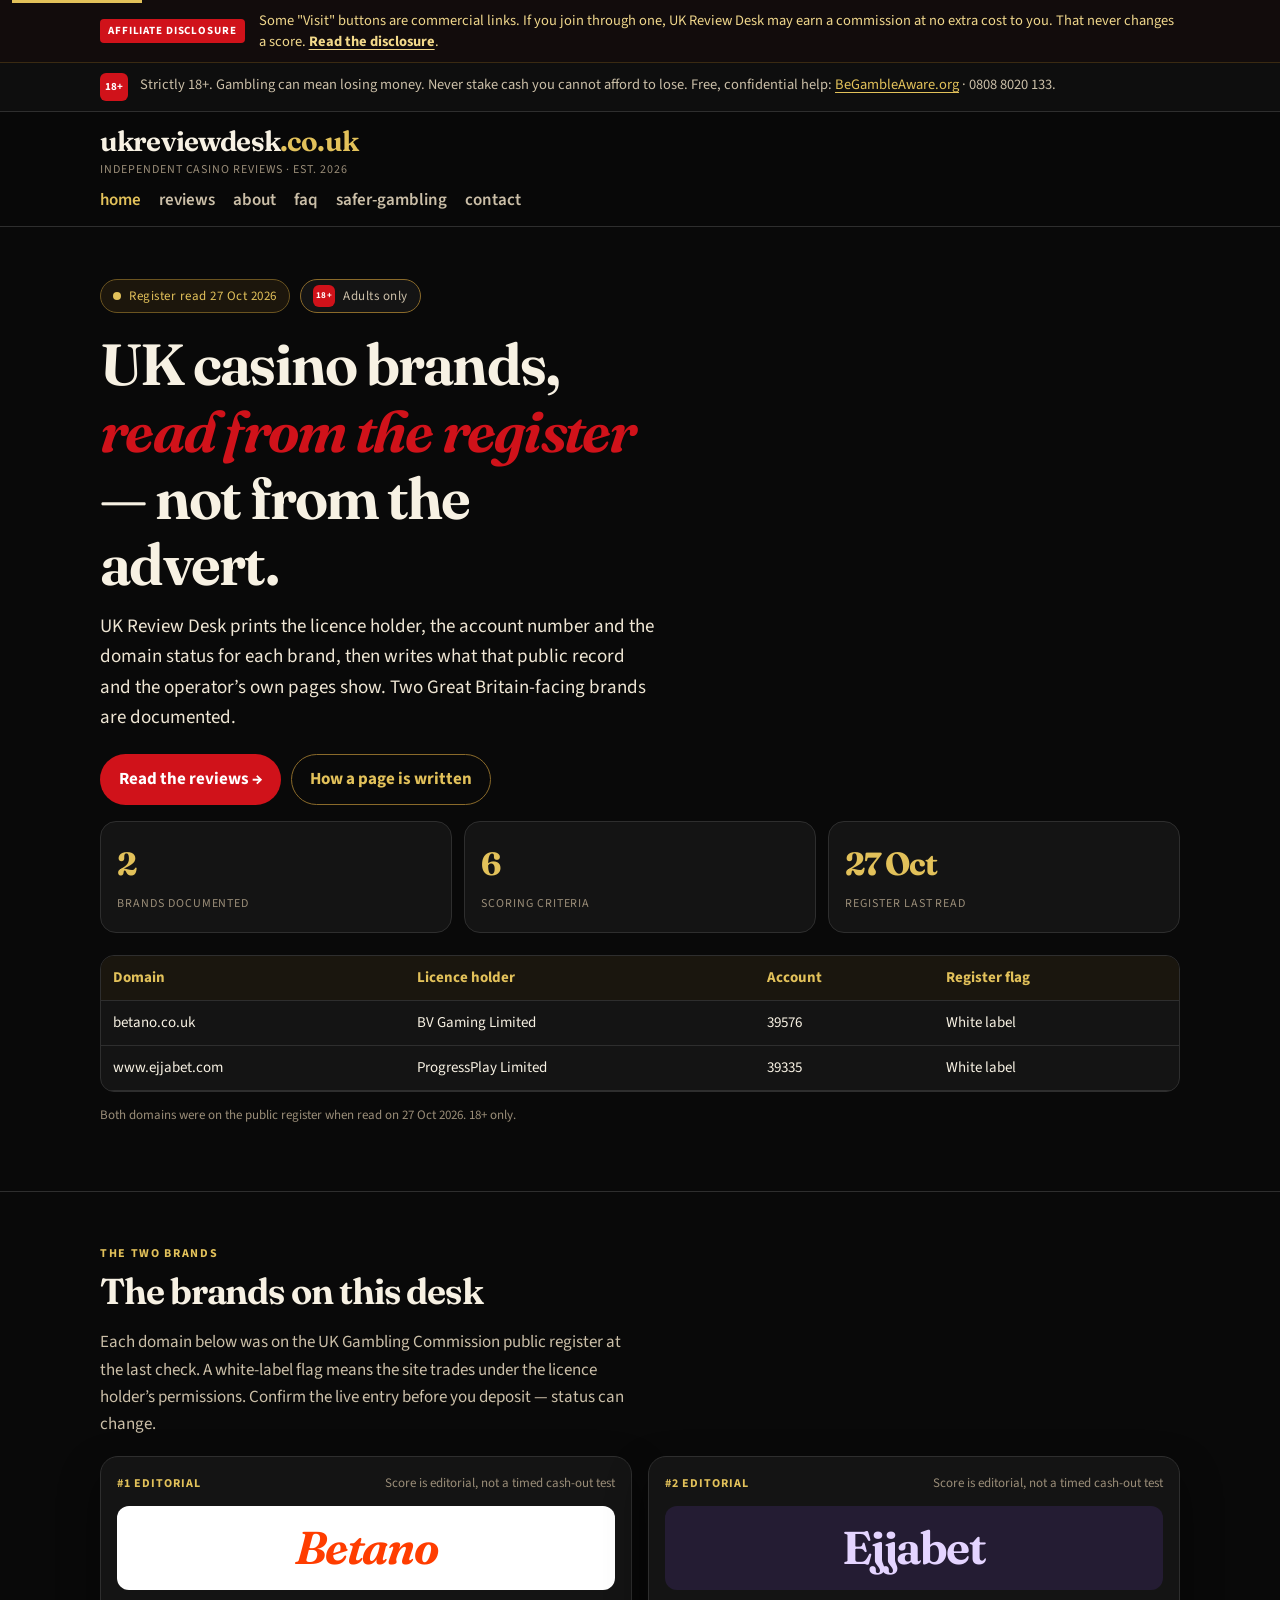
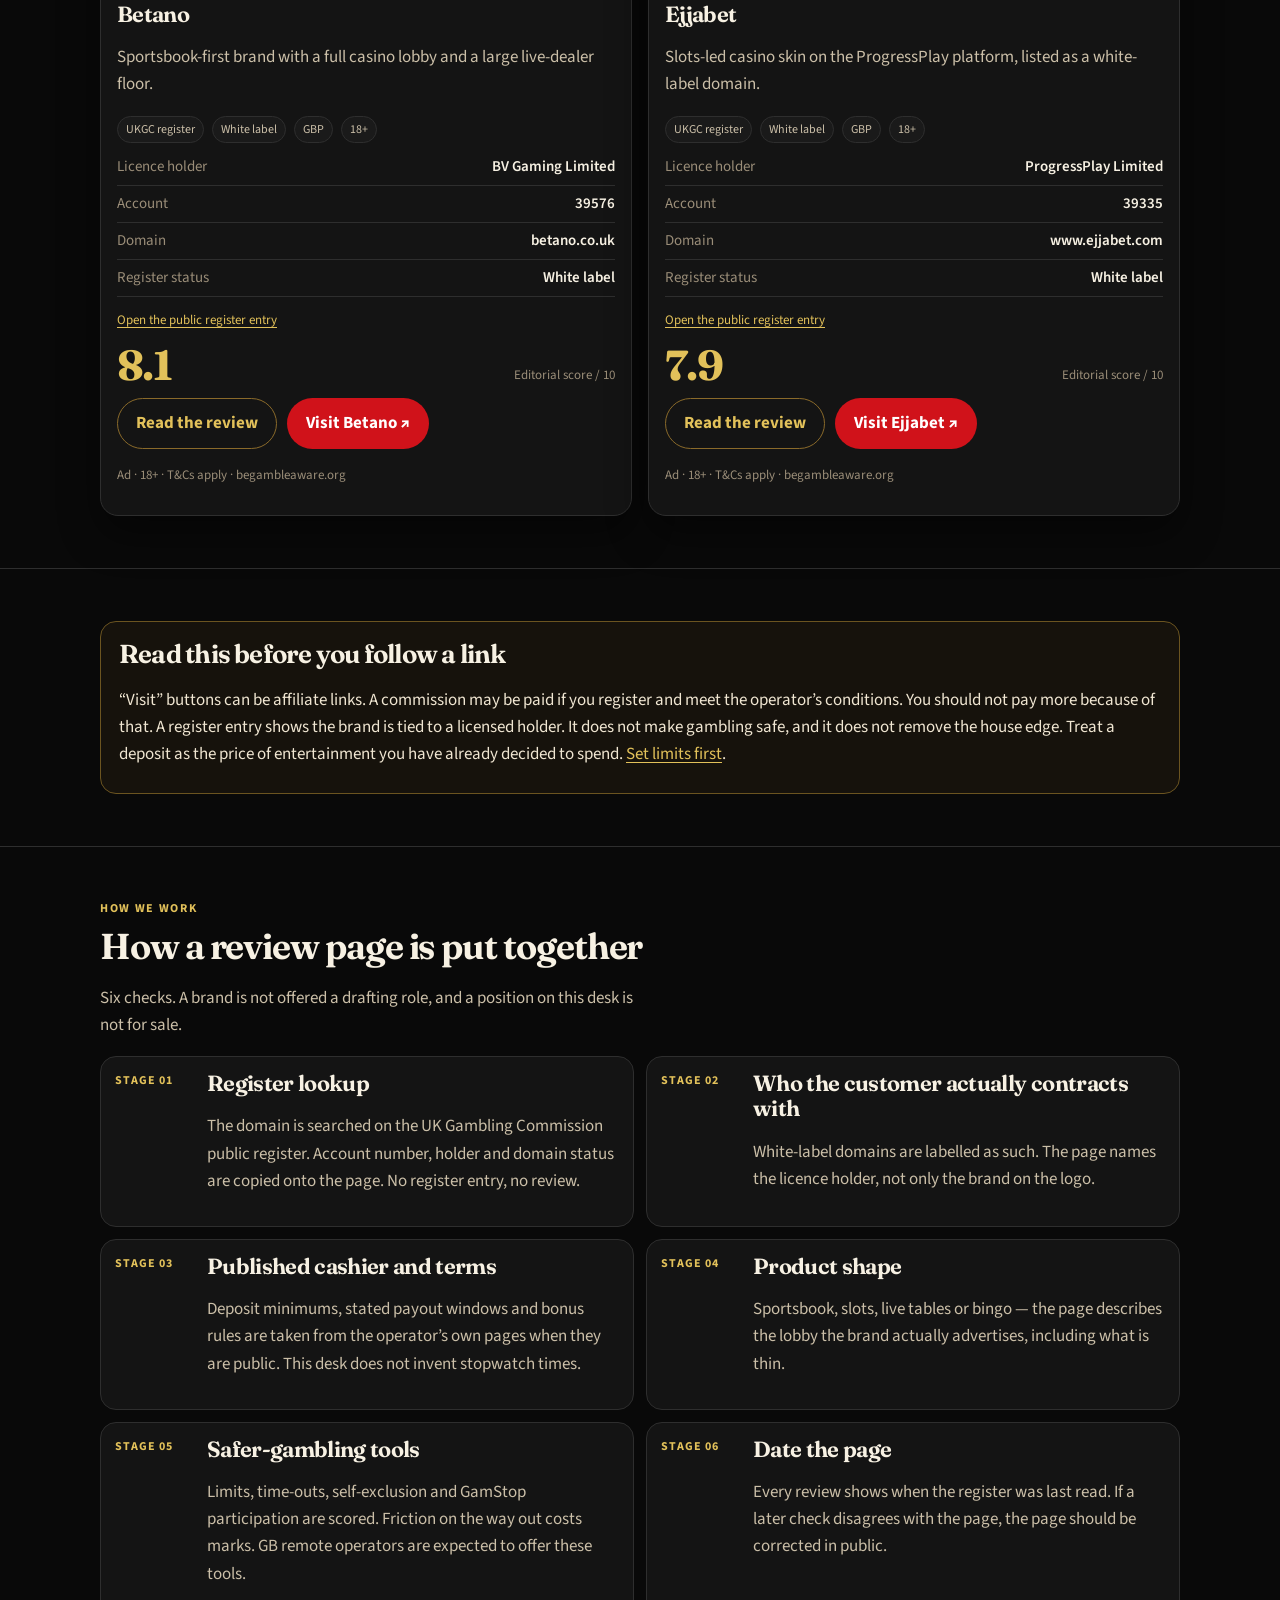
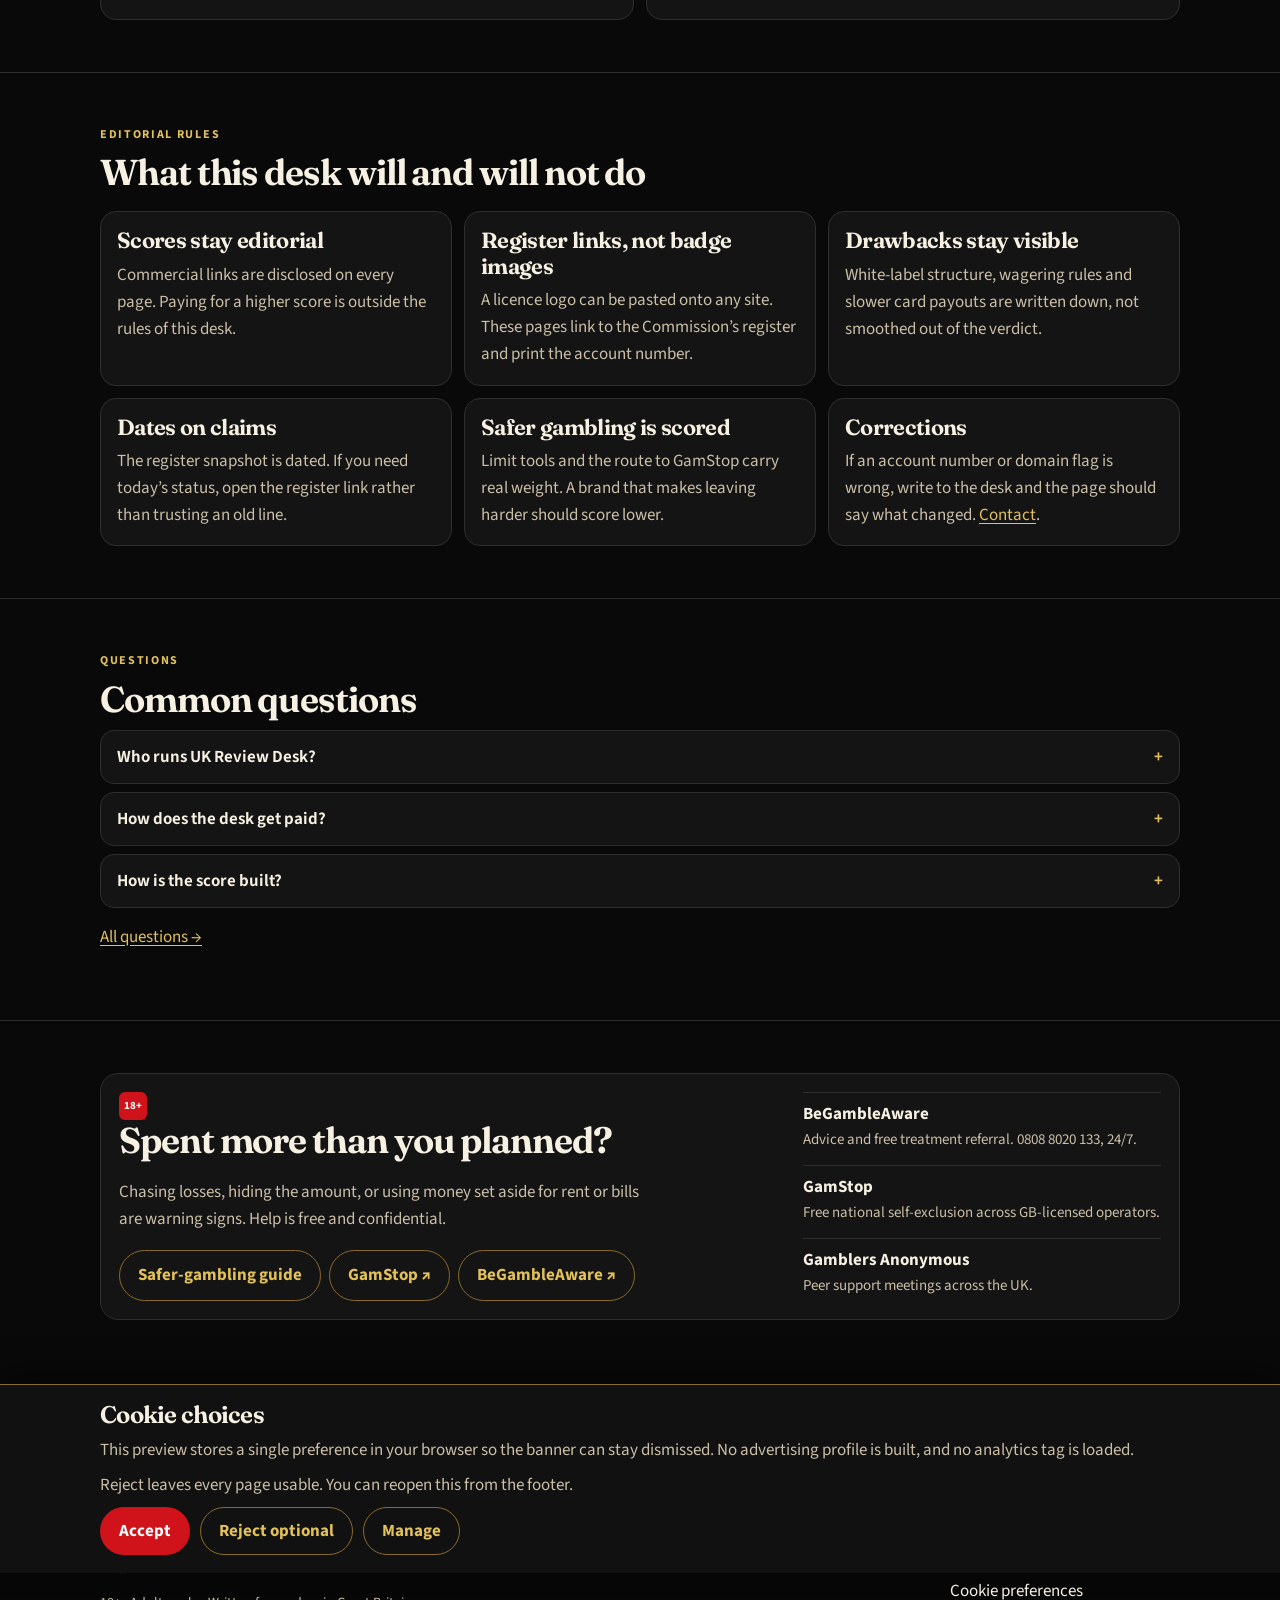
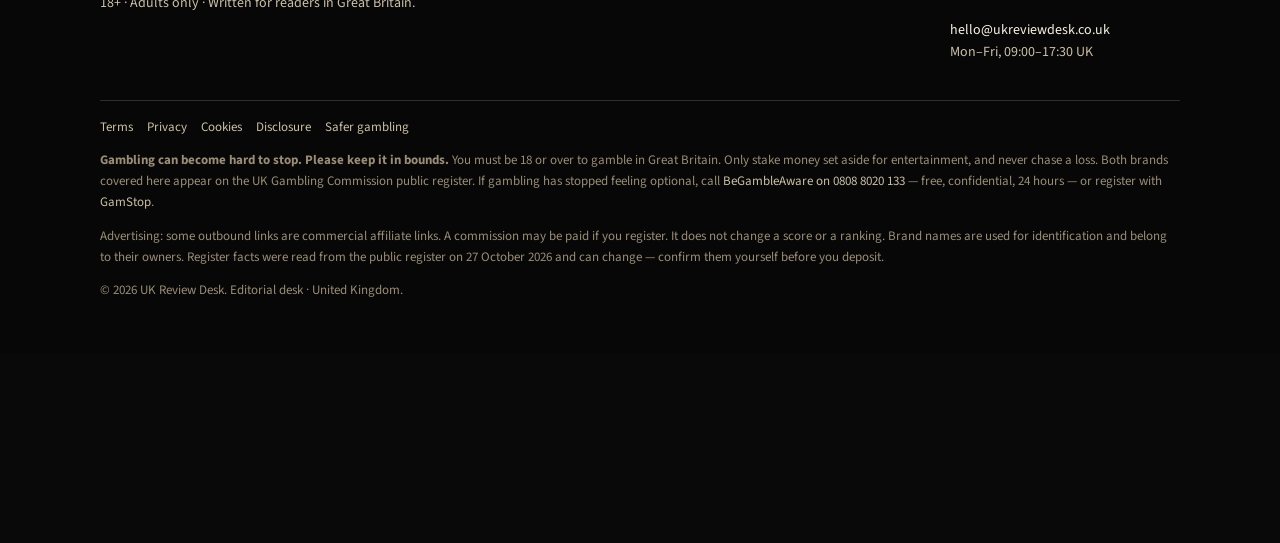
<file: index.html>
<!DOCTYPE html>
<html lang="en">
<head>
  <meta charset="utf-8">
  <meta name="viewport" content="width=device-width, initial-scale=1">
  <title>UK Review Desk — UK casino reviews against the public register</title>
  <meta name="description" content="Editorial reviews of Betano and Ejjabet, two Great Britain-facing casino brands listed on the UK Gambling Commission public register. 18+.">
  <link rel="icon" href="assets/favicon.svg" type="image/svg+xml">
  <link rel="stylesheet" href="assets/css/site.css?v=5">
</head>
<body data-page="home" data-root="">
  <div id="chrome-top"></div>
  <main id="main">
    <section class="section">
      <div class="wrap">
        <div class="row-pills">
          <span class="chip good"><i class="dot"></i> Register read 27 Oct 2026</span>
          <span class="chip"><span class="age-badge" style="width:22px;height:22px;font-size:9px">18+</span> Adults only</span>
        </div>
        <h1>UK casino brands, <em>read from the register</em> — not from the advert.</h1>
        <p class="lede">UK Review Desk prints the licence holder, the account number and the domain status for each brand, then writes what that public record and the operator’s own pages show. Two Great Britain-facing brands are documented.</p>
        <div class="actions">
          <a class="btn btn-primary" href="reviews.html">Read the reviews →</a>
          <a class="btn btn-ghost" href="#method">How a page is written</a>
        </div>
        <div class="stats">
          <div class="stat"><b>2</b><span>Brands documented</span></div>
          <div class="stat"><b>6</b><span>Scoring criteria</span></div>
          <div class="stat"><b>27 Oct</b><span>Register last read</span></div>
        </div>
        <div class="table-wrap register-slip">
          <table>
            <thead>
              <tr><th>Domain</th><th>Licence holder</th><th>Account</th><th>Register flag</th></tr>
            </thead>
            <tbody>
              <tr><td>betano.co.uk</td><td>BV Gaming Limited</td><td>39576</td><td>White label</td></tr>
              <tr><td>www.ejjabet.com</td><td>ProgressPlay Limited</td><td>39335</td><td>White label</td></tr>
            </tbody>
          </table>
        </div>
        <p class="fine">Both domains were on the public register when read on 27 Oct 2026. 18+ only.</p>
      </div>
    </section>

    <section class="section" id="brands">
      <div class="wrap">
        <p class="kicker">The two brands</p>
        <h2>The brands on this desk</h2>
        <p class="sub">Each domain below was on the UK Gambling Commission public register at the last check. A white-label flag means the site trades under the licence holder’s permissions. Confirm the live entry before you deposit — status can change.</p>

        <div class="brand-grid">
        <article class="brand">
          <div class="brand-top"><span class="rank">#1 editorial</span><span class="fine">Score is editorial, not a timed cash-out test</span></div>
          <div class="wordmark betano">Betano</div>
          <h3>Betano</h3>
          <p class="sub">Sportsbook-first brand with a full casino lobby and a large live-dealer floor.</p>
          <div class="tags">
            <span class="tag">UKGC register</span>
            <span class="tag">White label</span>
            <span class="tag">GBP</span>
            <span class="tag">18+</span>
          </div>
          <dl class="facts">
            <div><dt>Licence holder</dt><dd>BV Gaming Limited</dd></div>
            <div><dt>Account</dt><dd>39576</dd></div>
            <div><dt>Domain</dt><dd>betano.co.uk</dd></div>
            <div><dt>Register status</dt><dd>White label</dd></div>
          </dl>
          <p class="fine"><a href="https://www.gamblingcommission.gov.uk/public-register/business/detail/domain-names/39576" target="_blank" rel="noopener noreferrer">Open the public register entry</a></p>
          <div class="scorebox"><strong>8.1</strong><span>Editorial score / 10</span></div>
          <div class="actions">
            <a class="btn btn-ghost" href="reviews/betano.html">Read the review</a>
            <a class="btn btn-primary" href="https://www.betano.co.uk/" target="_blank" rel="noopener noreferrer sponsored">Visit Betano ↗</a>
          </div>
          <p class="fine">Ad · 18+ · T&amp;Cs apply · begambleaware.org</p>
        </article>

        <article class="brand">
          <div class="brand-top"><span class="rank">#2 editorial</span><span class="fine">Score is editorial, not a timed cash-out test</span></div>
          <div class="wordmark ejja">Ejjabet</div>
          <h3>Ejjabet</h3>
          <p class="sub">Slots-led casino skin on the ProgressPlay platform, listed as a white-label domain.</p>
          <div class="tags">
            <span class="tag">UKGC register</span>
            <span class="tag">White label</span>
            <span class="tag">GBP</span>
            <span class="tag">18+</span>
          </div>
          <dl class="facts">
            <div><dt>Licence holder</dt><dd>ProgressPlay Limited</dd></div>
            <div><dt>Account</dt><dd>39335</dd></div>
            <div><dt>Domain</dt><dd>www.ejjabet.com</dd></div>
            <div><dt>Register status</dt><dd>White label</dd></div>
          </dl>
          <p class="fine"><a href="https://www.gamblingcommission.gov.uk/public-register/business/detail/domain-names/39335" target="_blank" rel="noopener noreferrer">Open the public register entry</a></p>
          <div class="scorebox"><strong>7.9</strong><span>Editorial score / 10</span></div>
          <div class="actions">
            <a class="btn btn-ghost" href="reviews/ejjabet.html">Read the review</a>
            <a class="btn btn-primary" href="https://www.ejjabet.com/" target="_blank" rel="noopener noreferrer sponsored">Visit Ejjabet ↗</a>
          </div>
          <p class="fine">Ad · 18+ · T&amp;Cs apply · begambleaware.org</p>
        </article>
        </div>
      </div>
    </section>

    <section class="section">
      <div class="wrap">
        <div class="callout">
          <h2>Read this before you follow a link</h2>
          <p>“Visit” buttons can be affiliate links. A commission may be paid if you register and meet the operator’s conditions. You should not pay more because of that. A register entry shows the brand is tied to a licensed holder. It does not make gambling safe, and it does not remove the house edge. Treat a deposit as the price of entertainment you have already decided to spend. <a href="responsible-gaming.html">Set limits first</a>.</p>
        </div>
      </div>
    </section>

    <section class="section" id="method">
      <div class="wrap">
        <p class="kicker">How we work</p>
        <h2>How a review page is put together</h2>
        <p class="sub">Six checks. A brand is not offered a drafting role, and a position on this desk is not for sale.</p>
        <div class="steps">
          <article class="step"><div class="n">Stage 01</div><div><h3>Register lookup</h3><p class="sub">The domain is searched on the UK Gambling Commission public register. Account number, holder and domain status are copied onto the page. No register entry, no review.</p></div></article>
          <article class="step"><div class="n">Stage 02</div><div><h3>Who the customer actually contracts with</h3><p class="sub">White-label domains are labelled as such. The page names the licence holder, not only the brand on the logo.</p></div></article>
          <article class="step"><div class="n">Stage 03</div><div><h3>Published cashier and terms</h3><p class="sub">Deposit minimums, stated payout windows and bonus rules are taken from the operator’s own pages when they are public. This desk does not invent stopwatch times.</p></div></article>
          <article class="step"><div class="n">Stage 04</div><div><h3>Product shape</h3><p class="sub">Sportsbook, slots, live tables or bingo — the page describes the lobby the brand actually advertises, including what is thin.</p></div></article>
          <article class="step"><div class="n">Stage 05</div><div><h3>Safer-gambling tools</h3><p class="sub">Limits, time-outs, self-exclusion and GamStop participation are scored. Friction on the way out costs marks. GB remote operators are expected to offer these tools.</p></div></article>
          <article class="step"><div class="n">Stage 06</div><div><h3>Date the page</h3><p class="sub">Every review shows when the register was last read. If a later check disagrees with the page, the page should be corrected in public.</p></div></article>
        </div>
      </div>
    </section>

    <section class="section">
      <div class="wrap">
        <p class="kicker">Editorial rules</p>
        <h2>What this desk will and will not do</h2>
        <div class="grid-3" style="margin-top:18px">
          <article class="card"><h3>Scores stay editorial</h3><p>Commercial links are disclosed on every page. Paying for a higher score is outside the rules of this desk.</p></article>
          <article class="card"><h3>Register links, not badge images</h3><p>A licence logo can be pasted onto any site. These pages link to the Commission’s register and print the account number.</p></article>
          <article class="card"><h3>Drawbacks stay visible</h3><p>White-label structure, wagering rules and slower card payouts are written down, not smoothed out of the verdict.</p></article>
          <article class="card"><h3>Dates on claims</h3><p>The register snapshot is dated. If you need today’s status, open the register link rather than trusting an old line.</p></article>
          <article class="card"><h3>Safer gambling is scored</h3><p>Limit tools and the route to GamStop carry real weight. A brand that makes leaving harder should score lower.</p></article>
          <article class="card"><h3>Corrections</h3><p>If an account number or domain flag is wrong, write to the desk and the page should say what changed. <a href="contact.html">Contact</a>.</p></article>
        </div>
      </div>
    </section>

    <section class="section" id="questions">
      <div class="wrap">
        <p class="kicker">Questions</p>
        <h2>Common questions</h2>
        <div class="faq">
          <div class="faq-item">
            <button type="button" aria-expanded="false">Who runs UK Review Desk? <span class="mark">+</span></button>
            <div class="a">UK Review Desk is an editorial desk established in 2026. It publishes reviews. It does not accept bets, hold customer funds or operate a casino.</div>
          </div>
          <div class="faq-item">
            <button type="button" aria-expanded="false">How does the desk get paid? <span class="mark">+</span></button>
            <div class="a">Some outbound links are affiliate links. A commission may be paid by the operator if you register through one and meet their conditions. That arrangement is not allowed to move a score. Details are on the disclosure page.</div>
          </div>
          <div class="faq-item">
            <button type="button" aria-expanded="false">How is the score built? <span class="mark">+</span></button>
            <div class="a">Six weighted criteria: licensing clarity 20%, payments information 20%, catalogue 15%, support information 15%, safer-gambling tools 20%, mobile presentation 10%. The figure is a weighted editorial reading of public material, not a laboratory measurement of payout speed.</div>
          </div>
        </div>
        <p style="margin-top:16px"><a href="faq.html">All questions →</a></p>
      </div>
    </section>

    <section class="section">
      <div class="wrap">
        <div class="help">
          <div>
            <span class="age-badge">18+</span>
            <h2>Spent more than you planned?</h2>
            <p class="sub">Chasing losses, hiding the amount, or using money set aside for rent or bills are warning signs. Help is free and confidential.</p>
            <div class="help-links">
              <a class="btn btn-ghost" href="responsible-gaming.html">Safer-gambling guide</a>
              <a class="btn btn-ghost" href="https://www.gamstop.co.uk/" target="_blank" rel="noopener noreferrer">GamStop ↗</a>
              <a class="btn btn-ghost" href="https://www.begambleaware.org/" target="_blank" rel="noopener noreferrer">BeGambleAware ↗</a>
            </div>
          </div>
          <div class="orgs">
            <div class="org"><b>BeGambleAware</b><p>Advice and free treatment referral. 0808 8020 133, 24/7.</p></div>
            <div class="org"><b>GamStop</b><p>Free national self-exclusion across GB-licensed operators.</p></div>
            <div class="org"><b>Gamblers Anonymous</b><p>Peer support meetings across the UK.</p></div>
          </div>
        </div>
      </div>
    </section>
  </main>
  <div id="chrome-bottom"></div>
  <script src="assets/js/site.js?v=5"></script>
</body>
</html>
</file>
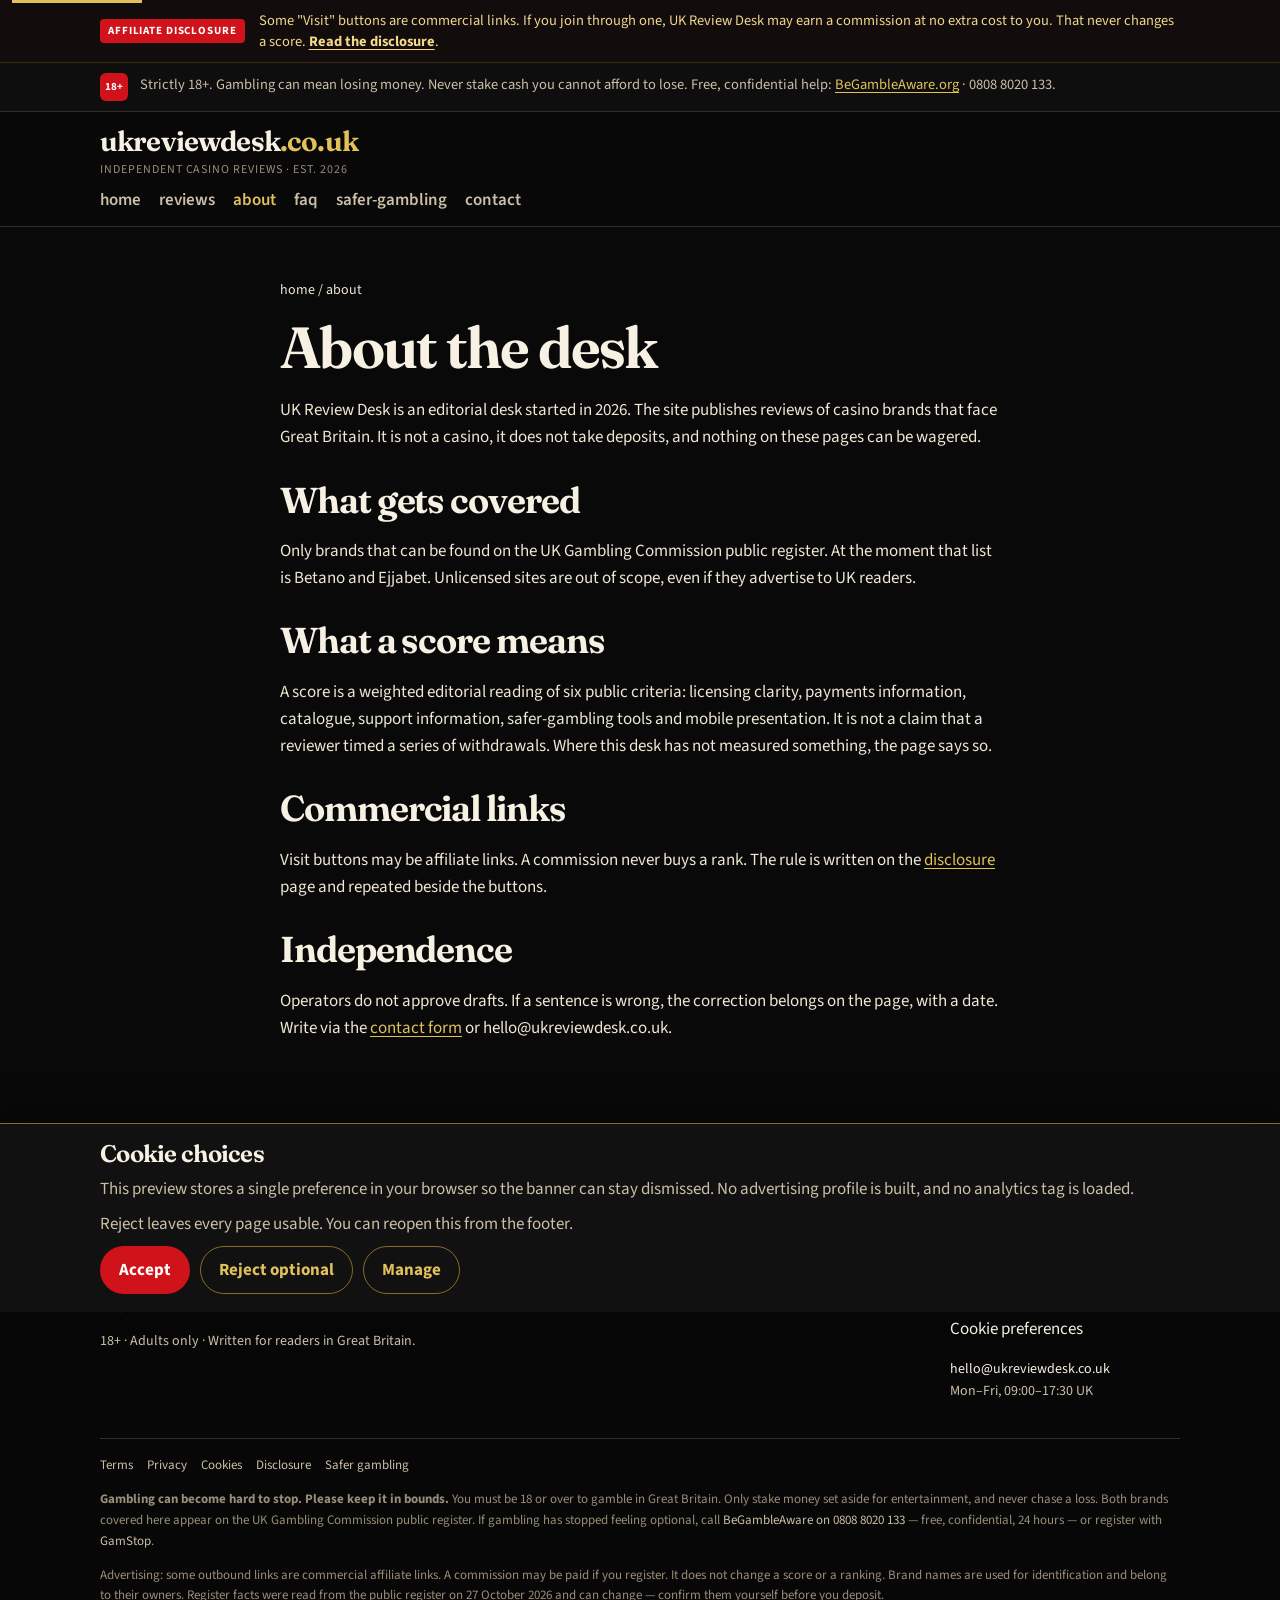
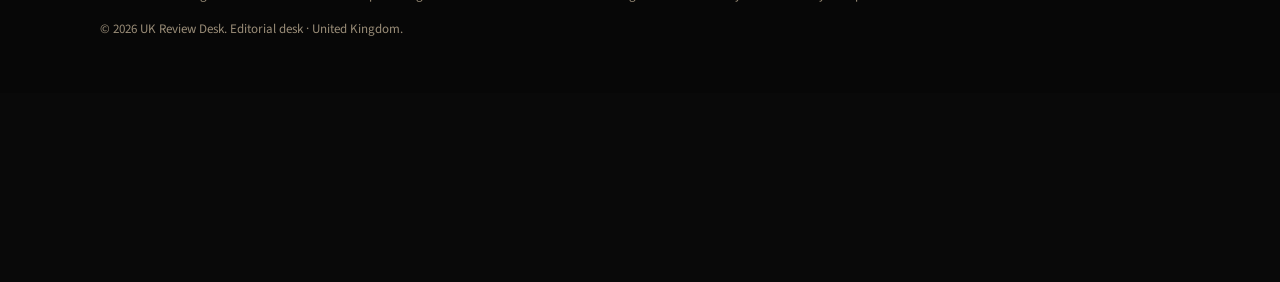
<file: about.html>
<!DOCTYPE html>
<html lang="en">
<head>
  <meta charset="utf-8">
  <meta name="viewport" content="width=device-width, initial-scale=1">
  <title>About — UK Review Desk</title>
  <meta name="description" content="UK Review Desk is an independent editorial desk reviewing two UK-facing casino brands. It is not a gambling operator. 18+.">
  <link rel="icon" href="assets/favicon.svg" type="image/svg+xml">
  <link rel="stylesheet" href="assets/css/site.css?v=5">
</head>
<body data-page="about" data-root="">
  <div id="chrome-top"></div>
  <main id="main">
    <section class="section">
      <div class="wrap-s prose">
        <p class="crumbs">home / about</p>
        <h1>About the desk</h1>
        <p>UK Review Desk is an editorial desk started in 2026. The site publishes reviews of casino brands that face Great Britain. It is not a casino, it does not take deposits, and nothing on these pages can be wagered.</p>
        <h2>What gets covered</h2>
        <p>Only brands that can be found on the UK Gambling Commission public register. At the moment that list is Betano and Ejjabet. Unlicensed sites are out of scope, even if they advertise to UK readers.</p>
        <h2>What a score means</h2>
        <p>A score is a weighted editorial reading of six public criteria: licensing clarity, payments information, catalogue, support information, safer-gambling tools and mobile presentation. It is not a claim that a reviewer timed a series of withdrawals. Where this desk has not measured something, the page says so.</p>
        <h2>Commercial links</h2>
        <p>Visit buttons may be affiliate links. A commission never buys a rank. The rule is written on the <a href="disclosure.html">disclosure</a> page and repeated beside the buttons.</p>
        <h2>Independence</h2>
        <p>Operators do not approve drafts. If a sentence is wrong, the correction belongs on the page, with a date. Write via the <a href="contact.html">contact form</a> or hello@ukreviewdesk.co.uk.</p>
      </div>
    </section>
  </main>
  <div id="chrome-bottom"></div>
  <script src="assets/js/site.js?v=5"></script>
</body>
</html>
</file>
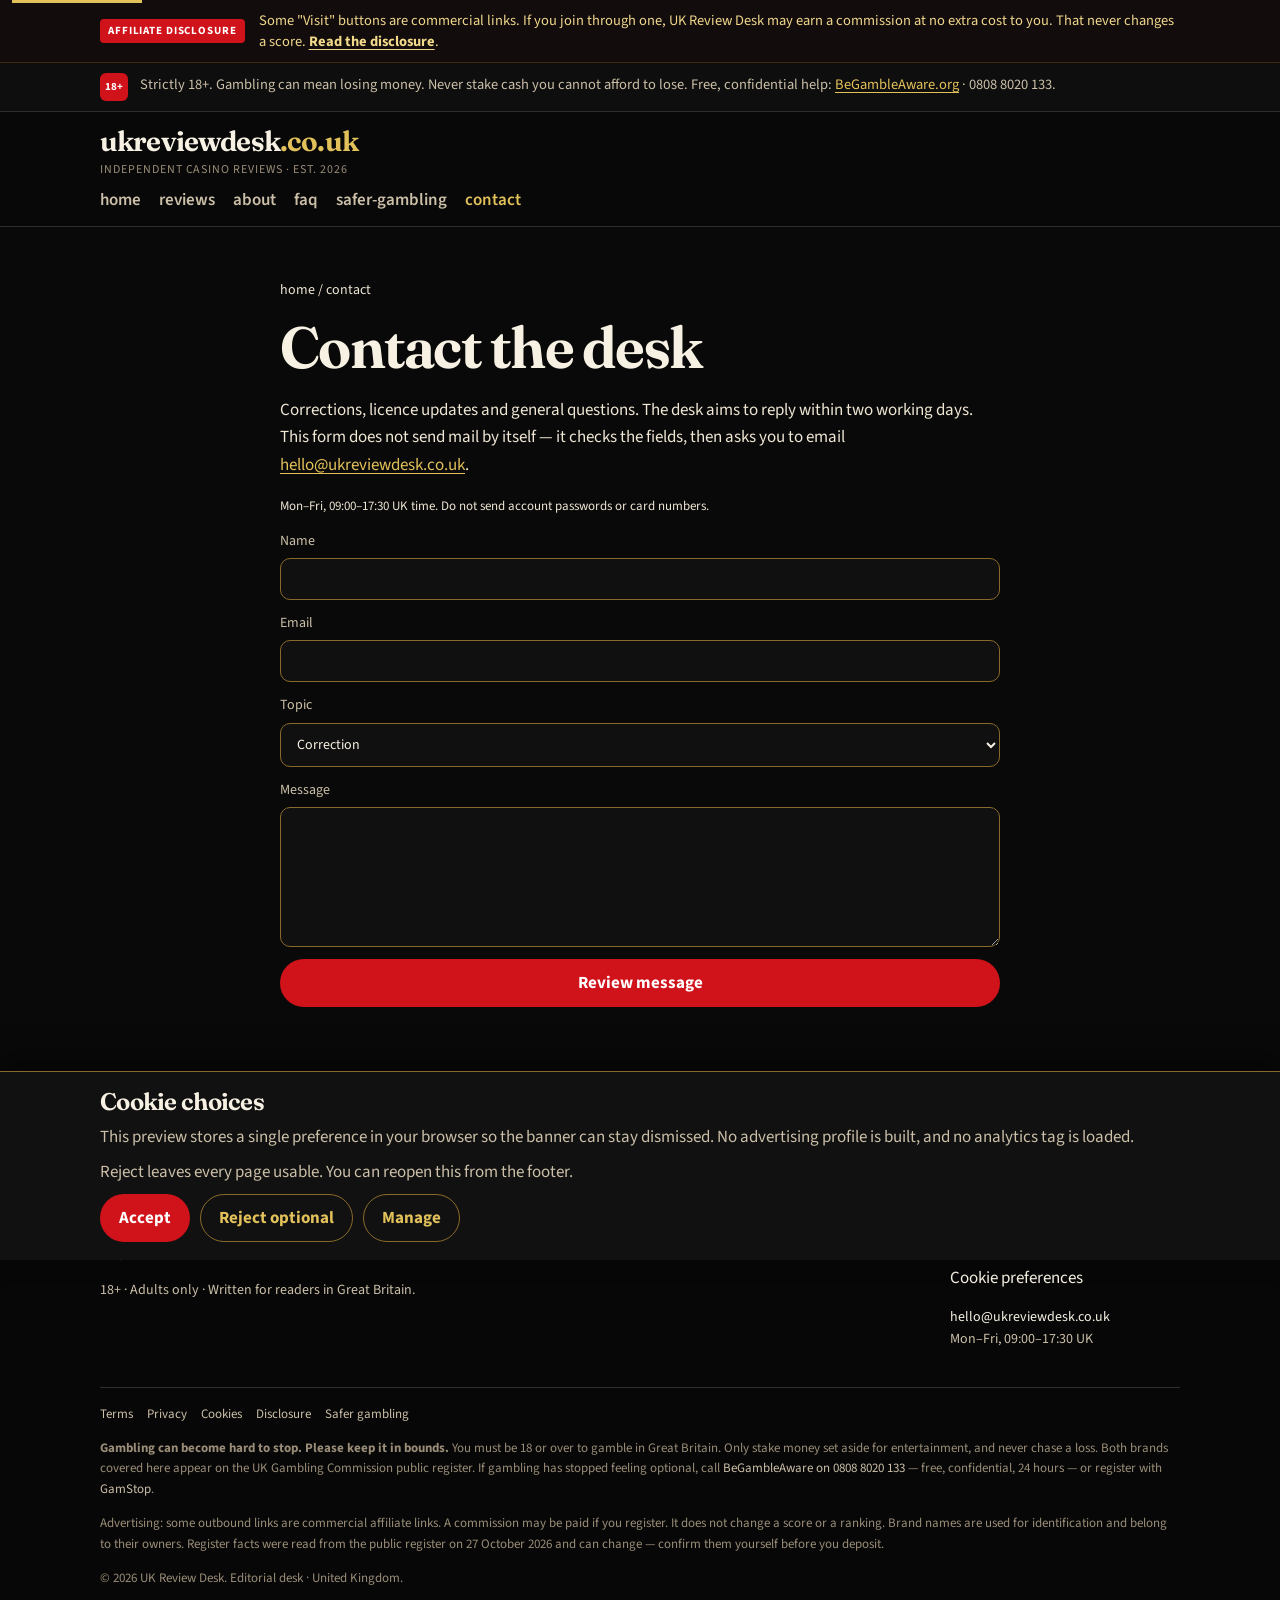
<file: contact.html>
<!DOCTYPE html>
<html lang="en">
<head>
  <meta charset="utf-8">
  <meta name="viewport" content="width=device-width, initial-scale=1">
  <title>Contact — UK Review Desk</title>
  <meta name="description" content="Contact the UK Review Desk review desk. 18+.">
  <link rel="icon" href="assets/favicon.svg" type="image/svg+xml">
  <link rel="stylesheet" href="assets/css/site.css?v=5">
</head>
<body data-page="contact" data-root="">
  <div id="chrome-top"></div>
  <main id="main">
    <section class="section">
      <div class="wrap-s prose">
        <p class="crumbs">home / contact</p>
        <h1>Contact the desk</h1>
        <p>Corrections, licence updates and general questions. The desk aims to reply within two working days. This form does not send mail by itself — it checks the fields, then asks you to email <a href="mailto:hello@ukreviewdesk.co.uk">hello@ukreviewdesk.co.uk</a>.</p>
        <p class="fine">Mon–Fri, 09:00–17:30 UK time. Do not send account passwords or card numbers.</p>
        <form id="contact-form" class="form">
          <label>Name <input name="name" type="text" autocomplete="name" required></label>
          <label>Email <input name="email" type="email" autocomplete="email" required></label>
          <label>Topic
            <select name="topic">
              <option>Correction</option>
              <option>Licensing</option>
              <option>Commercial disclosure</option>
              <option>Something else</option>
            </select>
          </label>
          <label>Message <textarea name="message" required minlength="8"></textarea></label>
          <p id="form-error" class="fine" hidden style="color:#ffb4a2">Add a valid email and at least a short message.</p>
          <button class="btn btn-primary" type="submit">Review message</button>
        </form>
        <div id="form-ok" class="form-ok" hidden>
          <h2>Ready to send</h2>
          <p>Nothing was uploaded. Email the same note to <a href="mailto:hello@ukreviewdesk.co.uk">hello@ukreviewdesk.co.uk</a> so it reaches the desk. Connect this form to a mailbox before you publish the site.</p>
        </div>
      </div>
    </section>
  </main>
  <div id="chrome-bottom"></div>
  <script src="assets/js/site.js?v=5"></script>
</body>
</html>
</file>
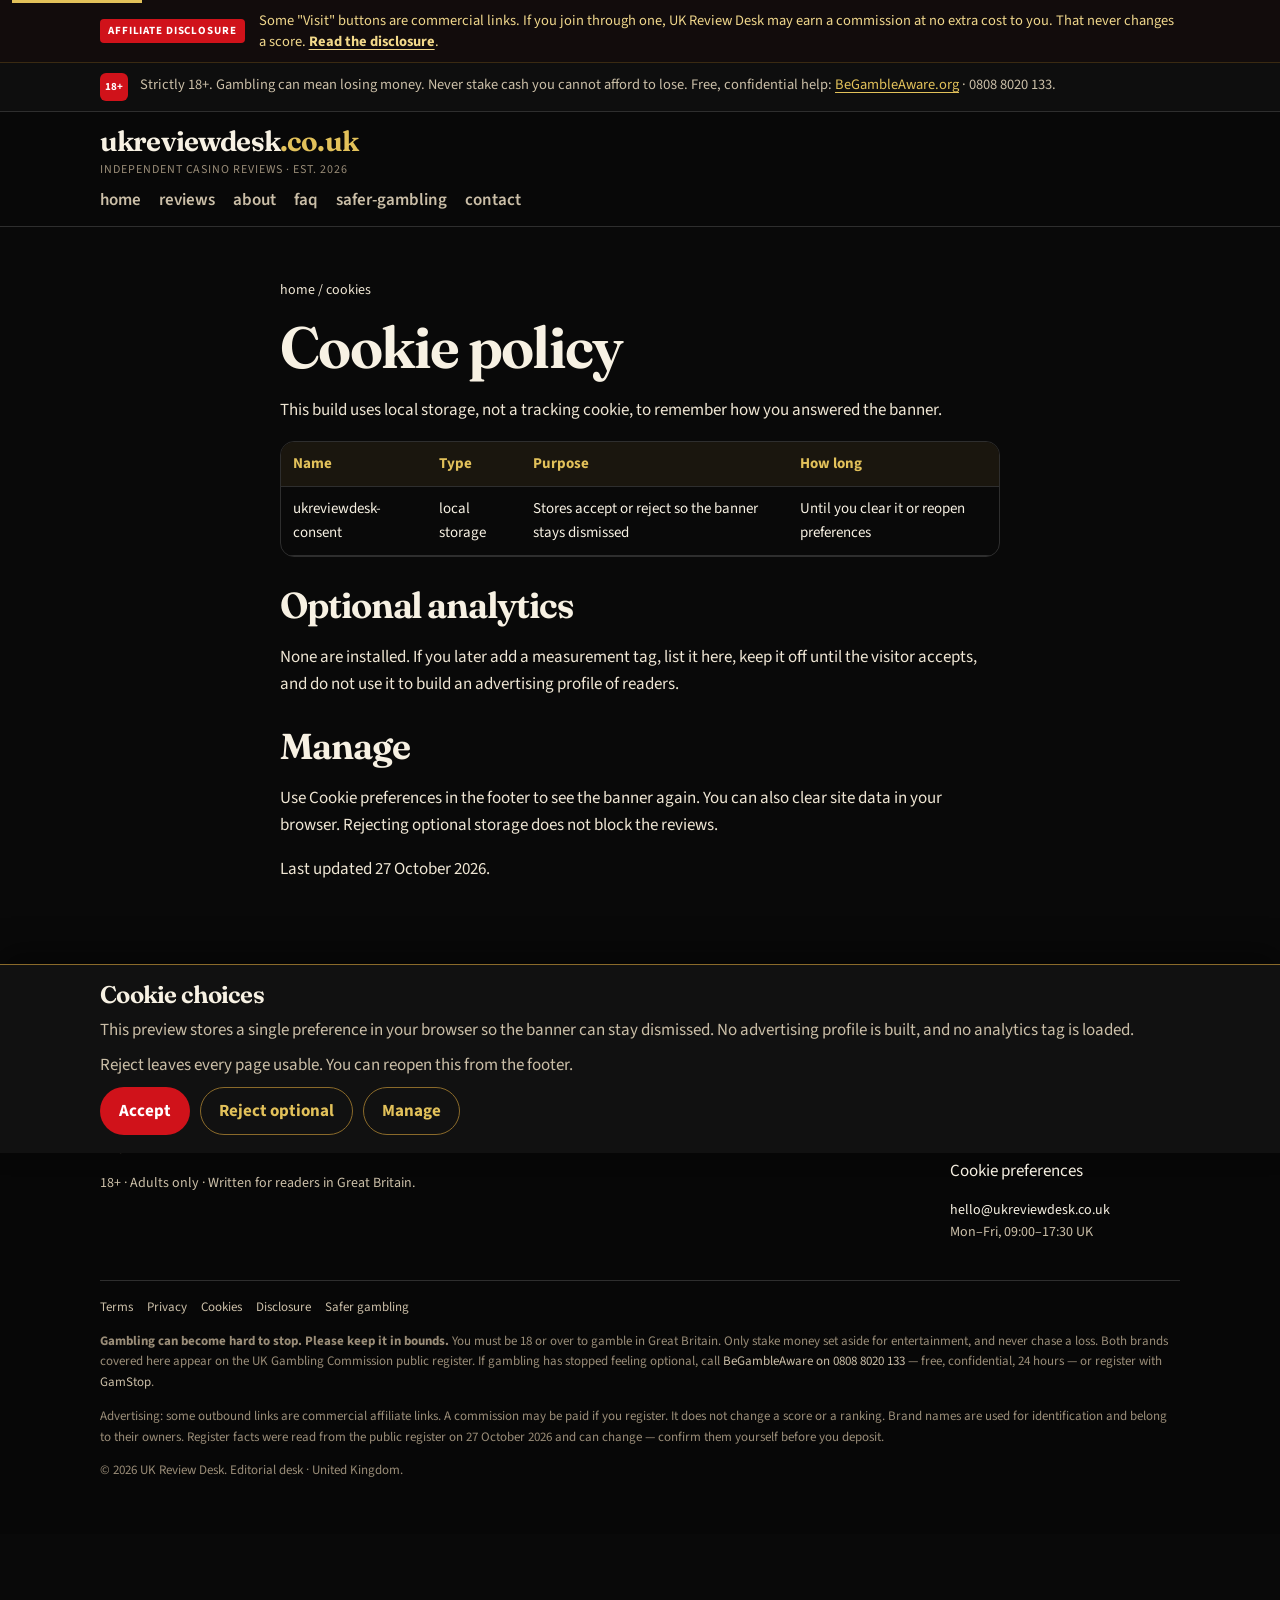
<file: cookie-policy.html>
<!DOCTYPE html>
<html lang="en">
<head>
  <meta charset="utf-8">
  <meta name="viewport" content="width=device-width, initial-scale=1">
  <title>Cookie policy — UK Review Desk</title>
  <meta name="description" content="Cookie and local storage policy for the UK Review Desk review site.">
  <link rel="icon" href="assets/favicon.svg" type="image/svg+xml">
  <link rel="stylesheet" href="assets/css/site.css?v=5">
</head>
<body data-page="cookies" data-root="">
  <div id="chrome-top"></div>
  <main id="main">
    <section class="section">
      <div class="wrap-s prose">
        <p class="crumbs">home / cookies</p>
        <h1>Cookie policy</h1>
        <p>This build uses local storage, not a tracking cookie, to remember how you answered the banner.</p>
        <div class="table-wrap">
          <table>
            <thead><tr><th>Name</th><th>Type</th><th>Purpose</th><th>How long</th></tr></thead>
            <tbody>
              <tr><td>ukreviewdesk-consent</td><td>local storage</td><td>Stores accept or reject so the banner stays dismissed</td><td>Until you clear it or reopen preferences</td></tr>
            </tbody>
          </table>
        </div>
        <h2>Optional analytics</h2>
        <p>None are installed. If you later add a measurement tag, list it here, keep it off until the visitor accepts, and do not use it to build an advertising profile of readers.</p>
        <h2>Manage</h2>
        <p>Use Cookie preferences in the footer to see the banner again. You can also clear site data in your browser. Rejecting optional storage does not block the reviews.</p>
        <p>Last updated 27 October 2026.</p>
      </div>
    </section>
  </main>
  <div id="chrome-bottom"></div>
  <script src="assets/js/site.js?v=5"></script>
</body>
</html>
</file>
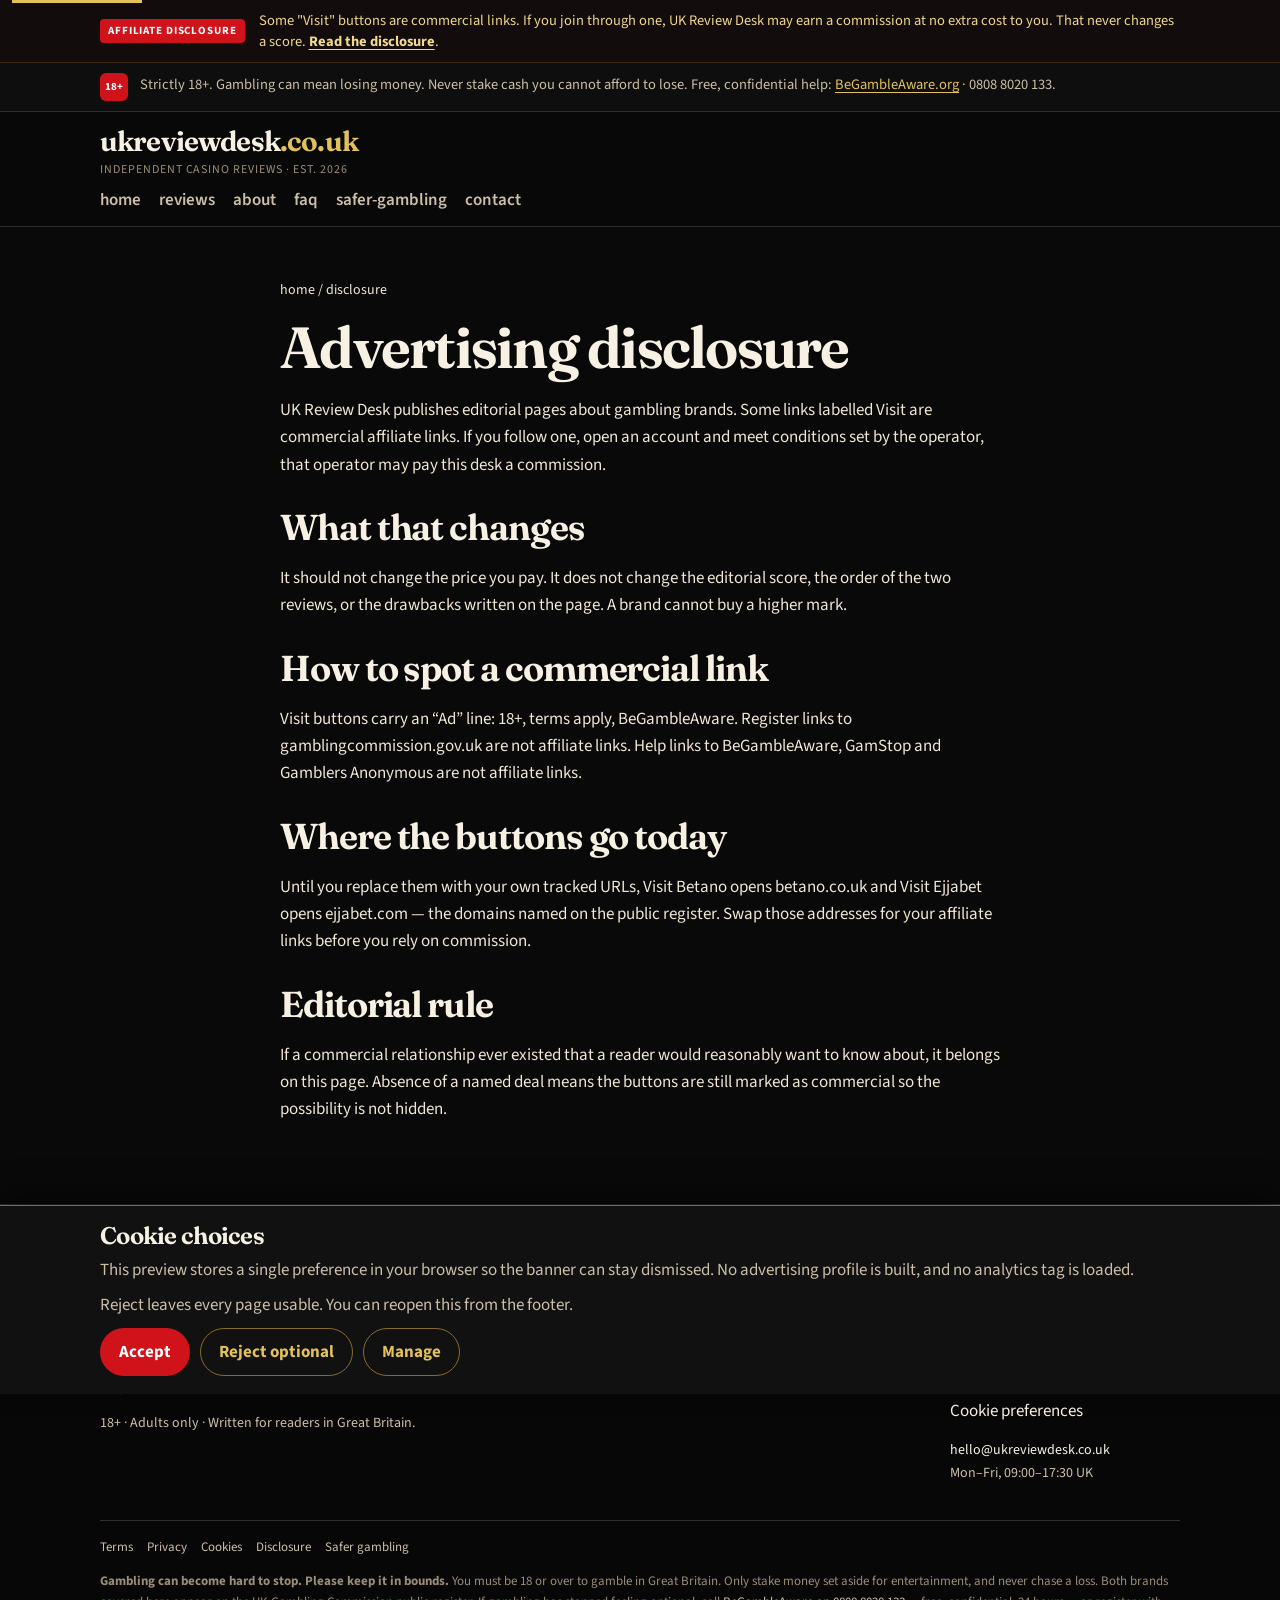
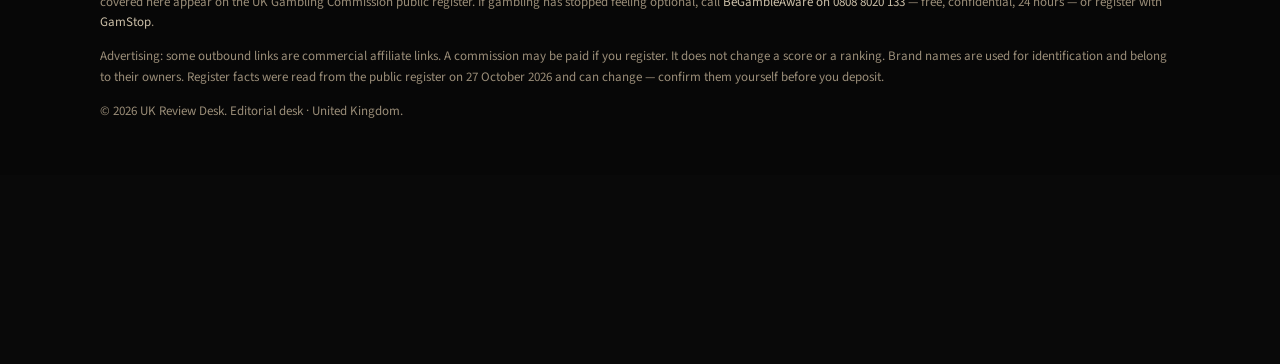
<file: disclosure.html>
<!DOCTYPE html>
<html lang="en">
<head>
  <meta charset="utf-8">
  <meta name="viewport" content="width=device-width, initial-scale=1">
  <title>Disclosure — UK Review Desk</title>
  <meta name="description" content="How UK Review Desk affiliate links work, and how they relate to review scores. 18+.">
  <link rel="icon" href="assets/favicon.svg" type="image/svg+xml">
  <link rel="stylesheet" href="assets/css/site.css?v=5">
</head>
<body data-page="disclosure" data-root="">
  <div id="chrome-top"></div>
  <main id="main">
    <section class="section">
      <div class="wrap-s prose">
        <p class="crumbs">home / disclosure</p>
        <h1>Advertising disclosure</h1>
        <p>UK Review Desk publishes editorial pages about gambling brands. Some links labelled Visit are commercial affiliate links. If you follow one, open an account and meet conditions set by the operator, that operator may pay this desk a commission.</p>
        <h2>What that changes</h2>
        <p>It should not change the price you pay. It does not change the editorial score, the order of the two reviews, or the drawbacks written on the page. A brand cannot buy a higher mark.</p>
        <h2>How to spot a commercial link</h2>
        <p>Visit buttons carry an “Ad” line: 18+, terms apply, BeGambleAware. Register links to gamblingcommission.gov.uk are not affiliate links. Help links to BeGambleAware, GamStop and Gamblers Anonymous are not affiliate links.</p>
        <h2>Where the buttons go today</h2>
        <p>Until you replace them with your own tracked URLs, Visit Betano opens betano.co.uk and Visit Ejjabet opens ejjabet.com — the domains named on the public register. Swap those addresses for your affiliate links before you rely on commission.</p>
        <h2>Editorial rule</h2>
        <p>If a commercial relationship ever existed that a reader would reasonably want to know about, it belongs on this page. Absence of a named deal means the buttons are still marked as commercial so the possibility is not hidden.</p>
      </div>
    </section>
  </main>
  <div id="chrome-bottom"></div>
  <script src="assets/js/site.js?v=5"></script>
</body>
</html>
</file>
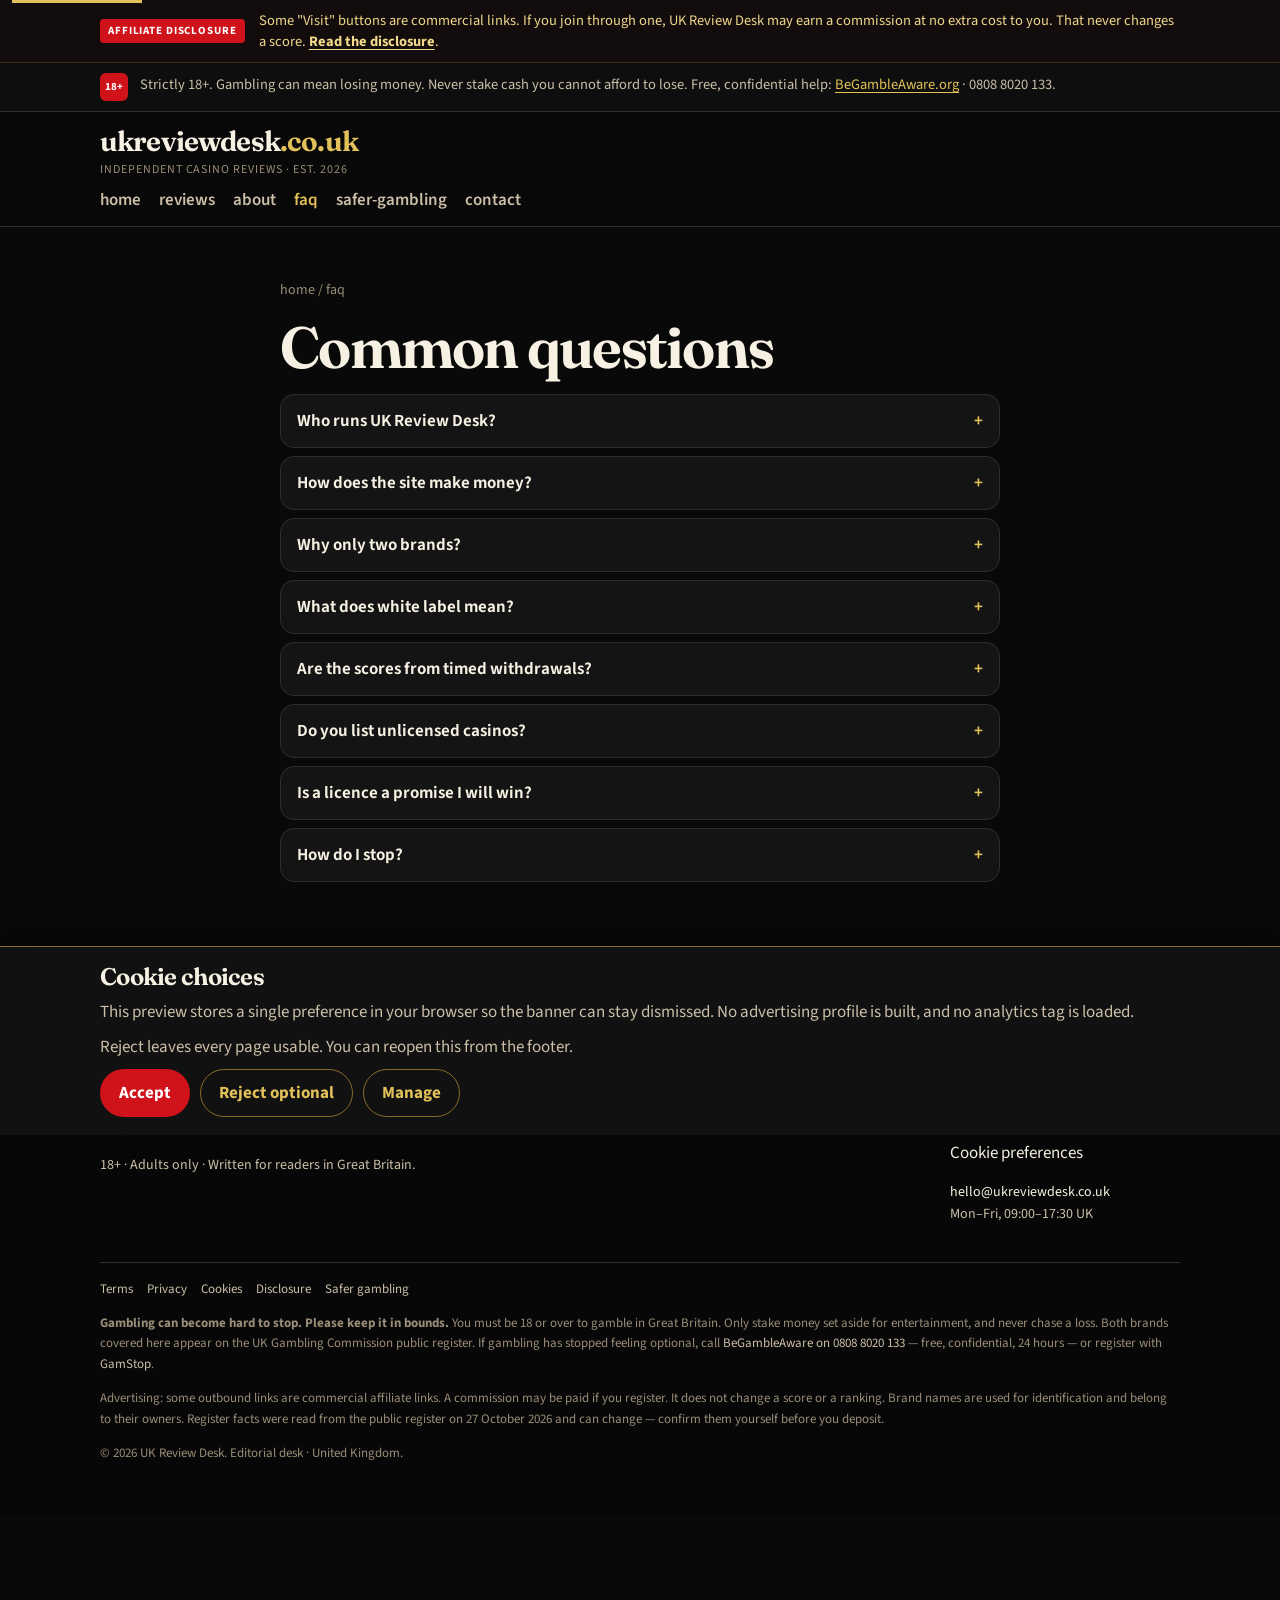
<file: faq.html>
<!DOCTYPE html>
<html lang="en">
<head>
  <meta charset="utf-8">
  <meta name="viewport" content="width=device-width, initial-scale=1">
  <title>FAQ — UK Review Desk</title>
  <meta name="description" content="Questions about UK Review Desk reviews, scores, affiliate links and safer gambling. 18+.">
  <link rel="icon" href="assets/favicon.svg" type="image/svg+xml">
  <link rel="stylesheet" href="assets/css/site.css?v=5">
</head>
<body data-page="faq" data-root="">
  <div id="chrome-top"></div>
  <main id="main">
    <section class="section">
      <div class="wrap-s">
        <p class="crumbs">home / faq</p>
        <h1>Common questions</h1>
        <div class="faq">
          <div class="faq-item">
            <button type="button" aria-expanded="false">Who runs UK Review Desk? <span class="mark">+</span></button>
            <div class="a">An editorial desk established in 2026. It writes reviews. It does not operate games, hold player funds or accept stakes.</div>
          </div>
          <div class="faq-item">
            <button type="button" aria-expanded="false">How does the site make money? <span class="mark">+</span></button>
            <div class="a">Some Visit links are affiliate links. If you register through one and meet the operator’s conditions, the operator may pay a commission. You should not pay extra. Commission is not a reason to raise or lower a score.</div>
          </div>
          <div class="faq-item">
            <button type="button" aria-expanded="false">Why only two brands? <span class="mark">+</span></button>
            <div class="a">The desk documents brands it is prepared to explain in full. Betano and Ejjabet are the two currently on the site. A longer list without a register check would be a comparison table, which this project is not.</div>
          </div>
          <div class="faq-item">
            <button type="button" aria-expanded="false">What does white label mean? <span class="mark">+</span></button>
            <div class="a">The brand name on the site is not always the company that holds the licence. On the register, betano.co.uk sits under BV Gaming Limited and www.ejjabet.com sits under ProgressPlay Limited, both marked white label. You contract with the licensed holder. Read that name before you deposit.</div>
          </div>
          <div class="faq-item">
            <button type="button" aria-expanded="false">Are the scores from timed withdrawals? <span class="mark">+</span></button>
            <div class="a">No. Payments are scored from what the operator publishes and from how clearly that information is presented. A page that invented a nine-hour average would be misleading. If a later edition adds timed tests, it will say when they were run and by which method.</div>
          </div>
          <div class="faq-item">
            <button type="button" aria-expanded="false">Do you list unlicensed casinos? <span class="mark">+</span></button>
            <div class="a">No. If a domain is not on the UK Gambling Commission public register, it is not reviewed here.</div>
          </div>
          <div class="faq-item">
            <button type="button" aria-expanded="false">Is a licence a promise I will win? <span class="mark">+</span></button>
            <div class="a">No. A licence is a regulatory status. Casino and betting products are priced so the operator has an edge over time. Only use money you can lose in full.</div>
          </div>
          <div class="faq-item">
            <button type="button" aria-expanded="false">How do I stop? <span class="mark">+</span></button>
            <div class="a">GamStop can block you from GB-licensed operators in one registration. BeGambleAware on 0808 8020 133 is free and open all day. The safer-gambling page collects those routes.</div>
          </div>
        </div>
      </div>
    </section>
  </main>
  <div id="chrome-bottom"></div>
  <script src="assets/js/site.js?v=5"></script>
</body>
</html>
</file>
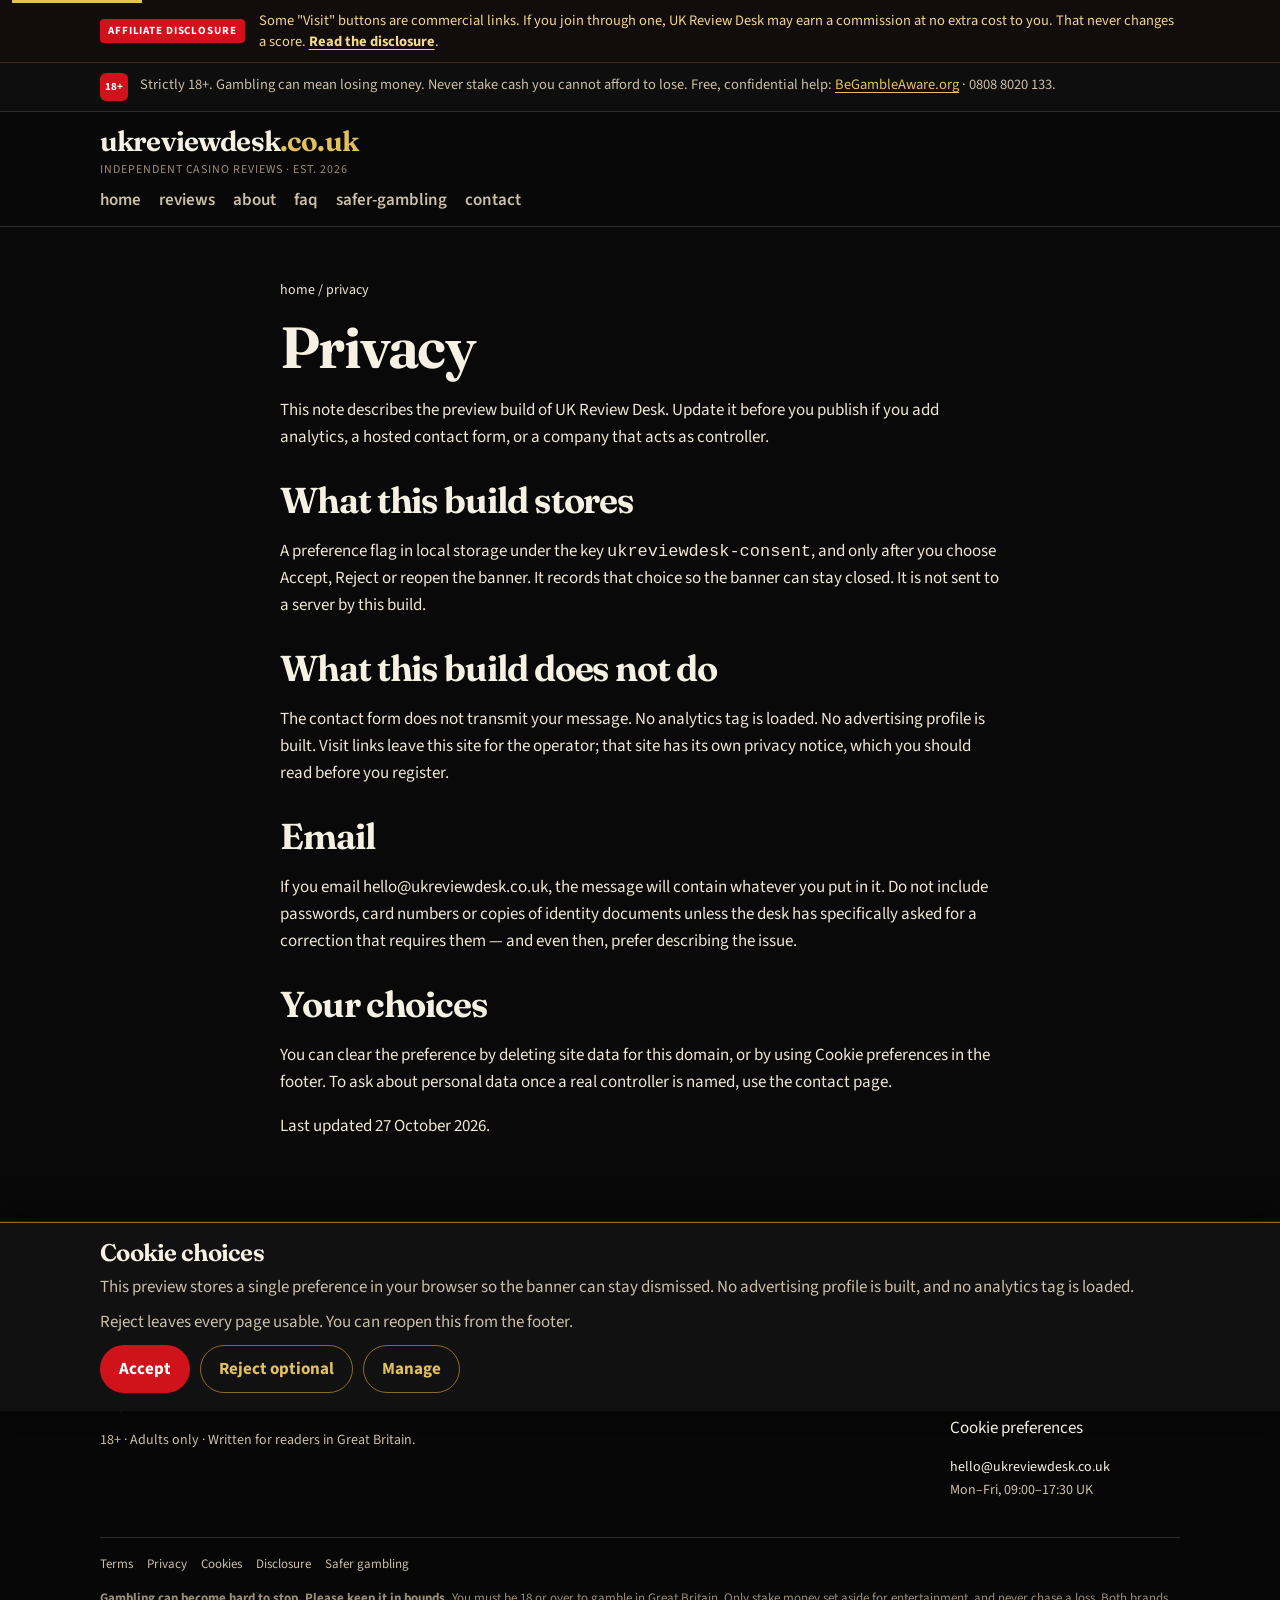
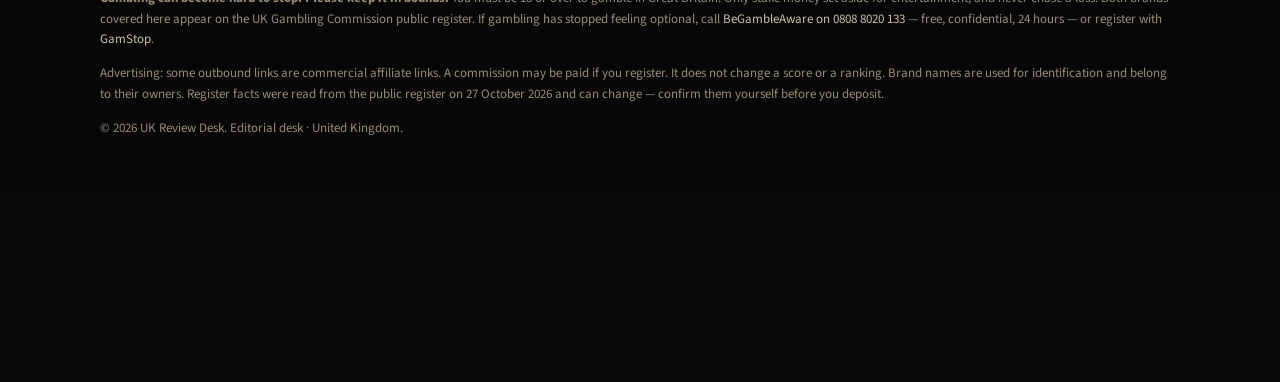
<file: privacy.html>
<!DOCTYPE html>
<html lang="en">
<head>
  <meta charset="utf-8">
  <meta name="viewport" content="width=device-width, initial-scale=1">
  <title>Privacy — UK Review Desk</title>
  <meta name="description" content="Privacy note for the UK Review Desk review site.">
  <link rel="icon" href="assets/favicon.svg" type="image/svg+xml">
  <link rel="stylesheet" href="assets/css/site.css?v=5">
</head>
<body data-page="privacy" data-root="">
  <div id="chrome-top"></div>
  <main id="main">
    <section class="section">
      <div class="wrap-s prose">
        <p class="crumbs">home / privacy</p>
        <h1>Privacy</h1>
        <p>This note describes the preview build of UK Review Desk. Update it before you publish if you add analytics, a hosted contact form, or a company that acts as controller.</p>
        <h2>What this build stores</h2>
        <p>A preference flag in local storage under the key <code>ukreviewdesk-consent</code>, and only after you choose Accept, Reject or reopen the banner. It records that choice so the banner can stay closed. It is not sent to a server by this build.</p>
        <h2>What this build does not do</h2>
        <p>The contact form does not transmit your message. No analytics tag is loaded. No advertising profile is built. Visit links leave this site for the operator; that site has its own privacy notice, which you should read before you register.</p>
        <h2>Email</h2>
        <p>If you email hello@ukreviewdesk.co.uk, the message will contain whatever you put in it. Do not include passwords, card numbers or copies of identity documents unless the desk has specifically asked for a correction that requires them — and even then, prefer describing the issue.</p>
        <h2>Your choices</h2>
        <p>You can clear the preference by deleting site data for this domain, or by using Cookie preferences in the footer. To ask about personal data once a real controller is named, use the contact page.</p>
        <p>Last updated 27 October 2026.</p>
      </div>
    </section>
  </main>
  <div id="chrome-bottom"></div>
  <script src="assets/js/site.js?v=5"></script>
</body>
</html>
</file>
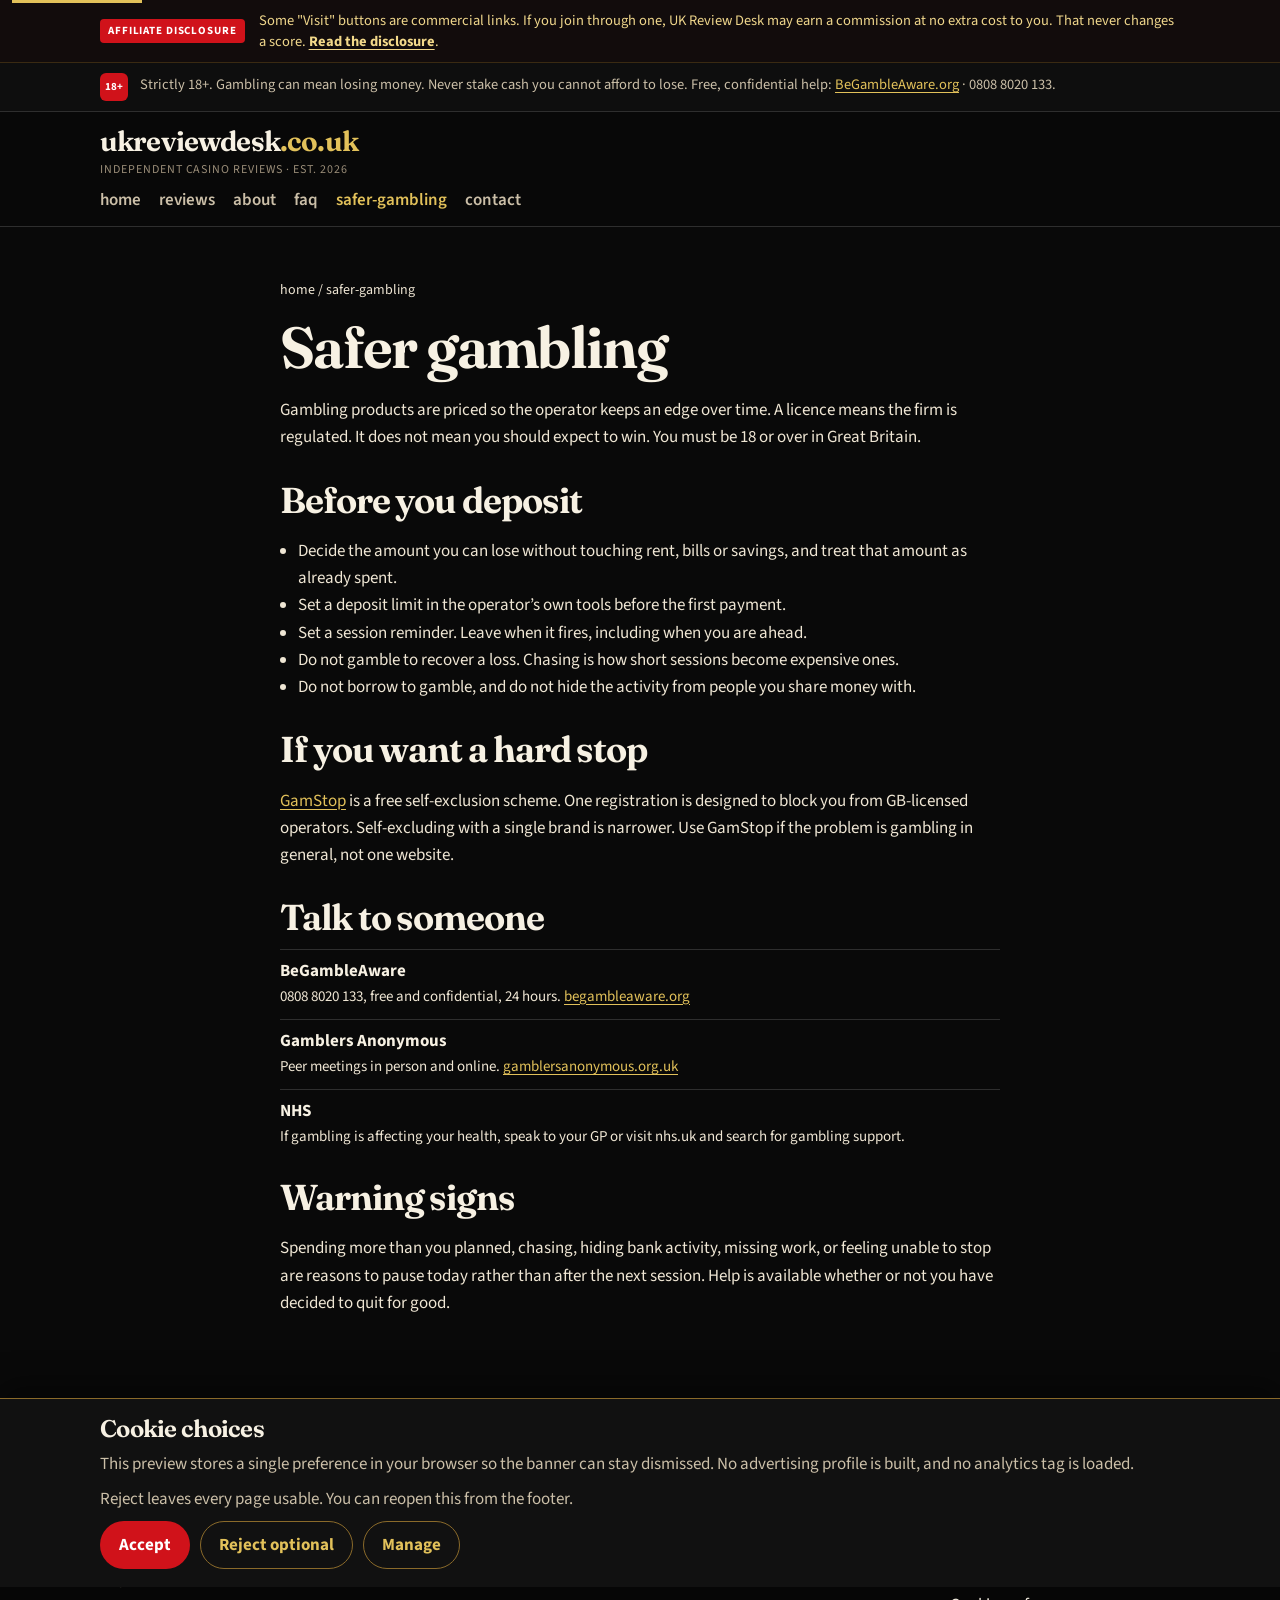
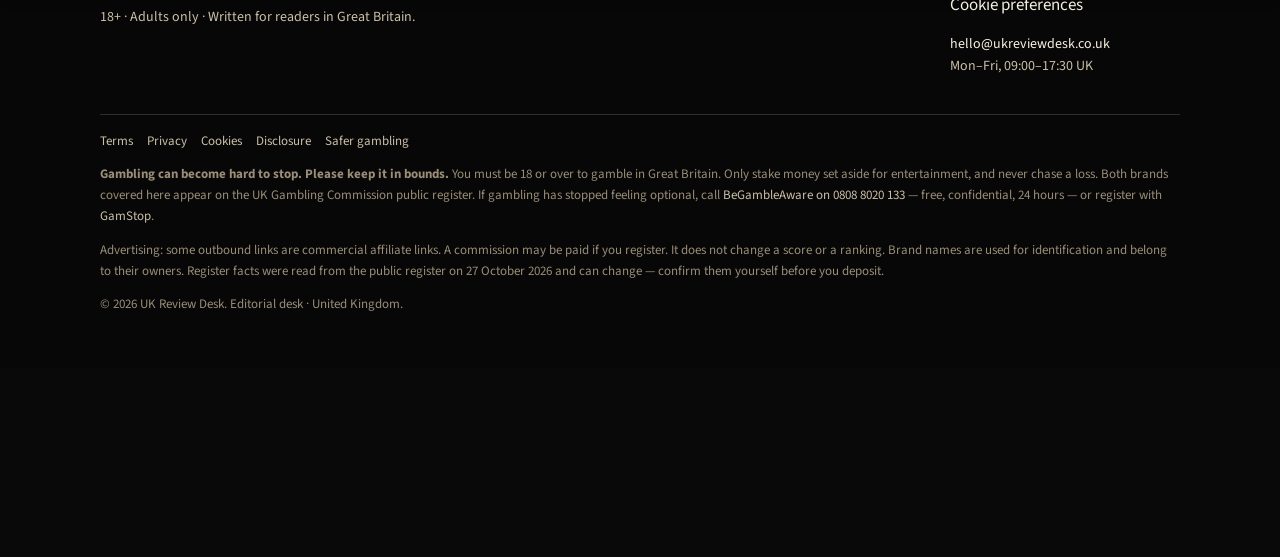
<file: responsible-gaming.html>
<!DOCTYPE html>
<html lang="en">
<head>
  <meta charset="utf-8">
  <meta name="viewport" content="width=device-width, initial-scale=1">
  <title>Safer gambling — UK Review Desk</title>
  <meta name="description" content="Safer gambling guidance for adults in Great Britain. GamStop, BeGambleAware and deposit limits. 18+.">
  <link rel="icon" href="assets/favicon.svg" type="image/svg+xml">
  <link rel="stylesheet" href="assets/css/site.css?v=5">
</head>
<body data-page="safer" data-root="">
  <div id="chrome-top"></div>
  <main id="main">
    <section class="section">
      <div class="wrap-s prose">
        <p class="crumbs">home / safer-gambling</p>
        <h1>Safer gambling</h1>
        <p>Gambling products are priced so the operator keeps an edge over time. A licence means the firm is regulated. It does not mean you should expect to win. You must be 18 or over in Great Britain.</p>
        <h2>Before you deposit</h2>
        <ul>
          <li>Decide the amount you can lose without touching rent, bills or savings, and treat that amount as already spent.</li>
          <li>Set a deposit limit in the operator’s own tools before the first payment.</li>
          <li>Set a session reminder. Leave when it fires, including when you are ahead.</li>
          <li>Do not gamble to recover a loss. Chasing is how short sessions become expensive ones.</li>
          <li>Do not borrow to gamble, and do not hide the activity from people you share money with.</li>
        </ul>
        <h2>If you want a hard stop</h2>
        <p><a href="https://www.gamstop.co.uk/" target="_blank" rel="noopener noreferrer">GamStop</a> is a free self-exclusion scheme. One registration is designed to block you from GB-licensed operators. Self-excluding with a single brand is narrower. Use GamStop if the problem is gambling in general, not one website.</p>
        <h2>Talk to someone</h2>
        <div class="orgs">
          <div class="org"><b>BeGambleAware</b><p>0808 8020 133, free and confidential, 24 hours. <a href="https://www.begambleaware.org/" target="_blank" rel="noopener noreferrer">begambleaware.org</a></p></div>
          <div class="org"><b>Gamblers Anonymous</b><p>Peer meetings in person and online. <a href="https://www.gamblersanonymous.org.uk/" target="_blank" rel="noopener noreferrer">gamblersanonymous.org.uk</a></p></div>
          <div class="org"><b>NHS</b><p>If gambling is affecting your health, speak to your GP or visit nhs.uk and search for gambling support.</p></div>
        </div>
        <h2>Warning signs</h2>
        <p>Spending more than you planned, chasing, hiding bank activity, missing work, or feeling unable to stop are reasons to pause today rather than after the next session. Help is available whether or not you have decided to quit for good.</p>
      </div>
    </section>
  </main>
  <div id="chrome-bottom"></div>
  <script src="assets/js/site.js?v=5"></script>
</body>
</html>
</file>
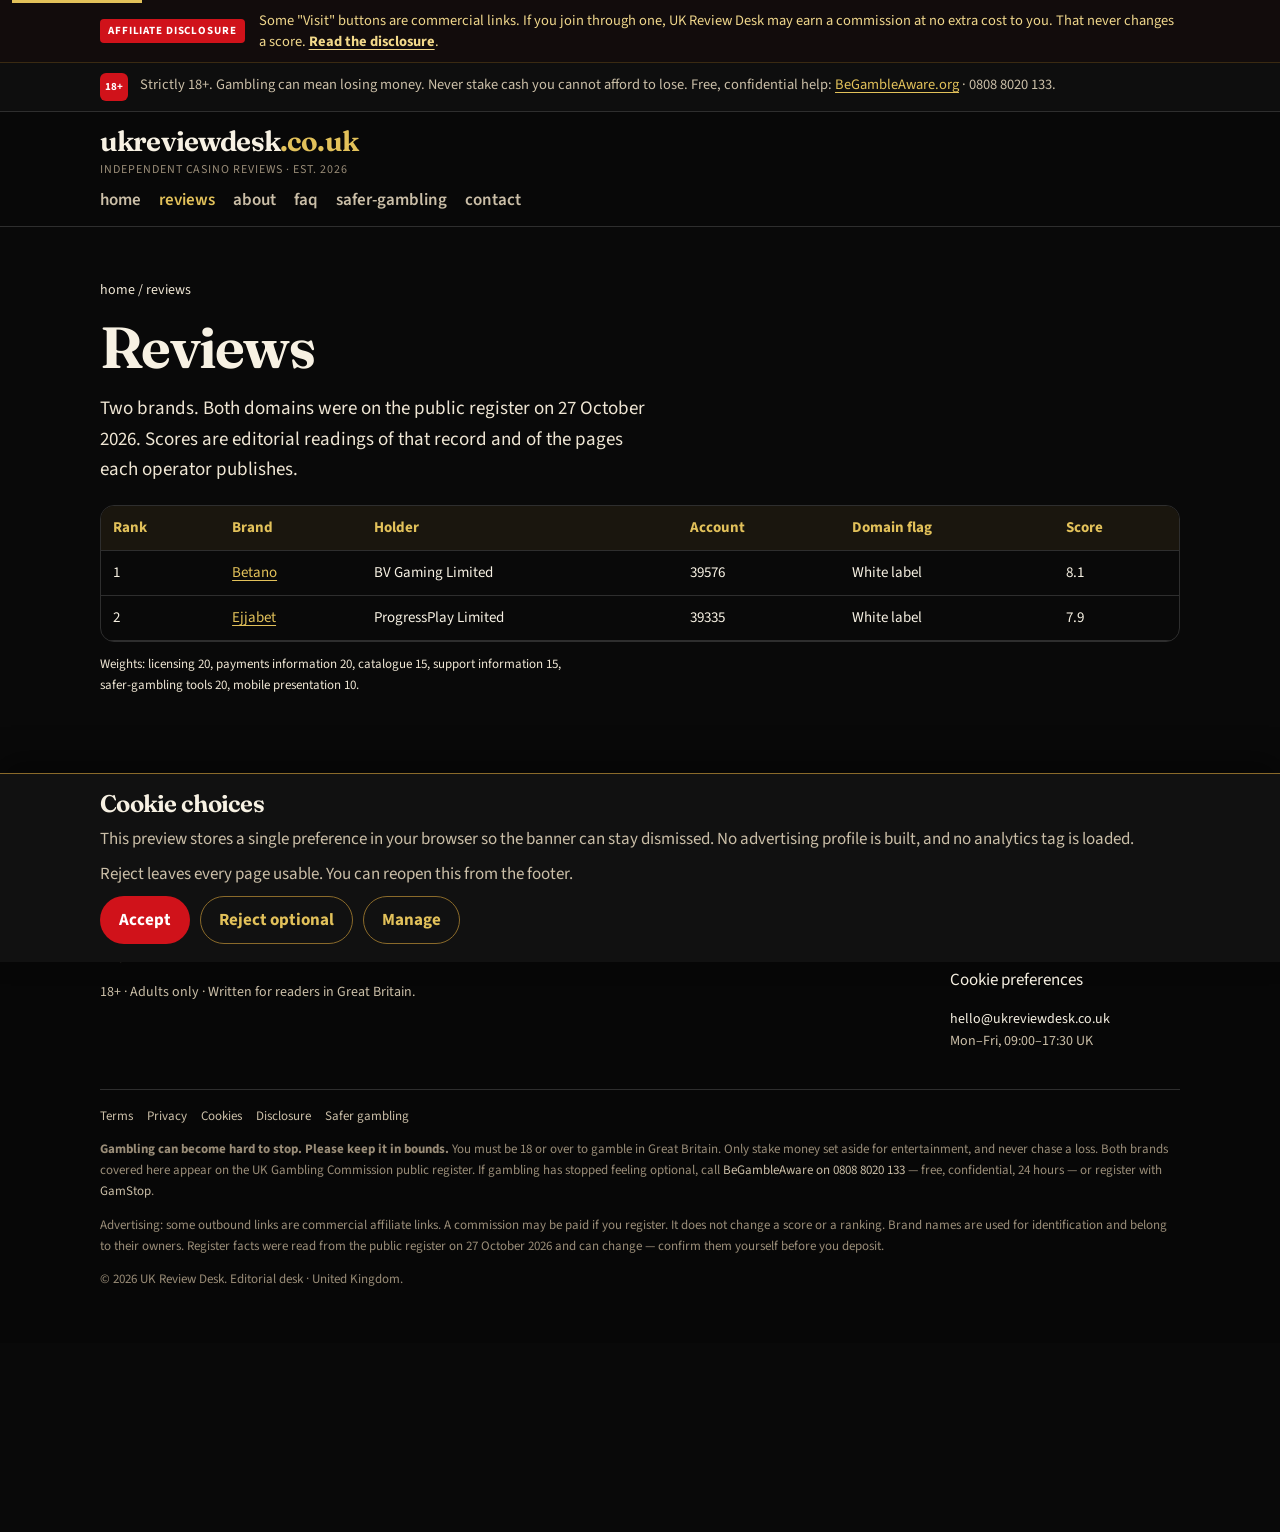
<file: reviews.html>
<!DOCTYPE html>
<html lang="en">
<head>
  <meta charset="utf-8">
  <meta name="viewport" content="width=device-width, initial-scale=1">
  <title>Reviews — UK Review Desk</title>
  <meta name="description" content="Editorial reviews of Betano and Ejjabet, with UK Gambling Commission account numbers and domain status. 18+.">
  <link rel="icon" href="assets/favicon.svg" type="image/svg+xml">
  <link rel="stylesheet" href="assets/css/site.css?v=5">
</head>
<body data-page="reviews" data-root="">
  <div id="chrome-top"></div>
  <main id="main">
    <section class="section">
      <div class="wrap prose">
        <p class="crumbs">home / reviews</p>
        <h1>Reviews</h1>
        <p class="lede">Two brands. Both domains were on the public register on 27 October 2026. Scores are editorial readings of that record and of the pages each operator publishes.</p>
        <div class="table-wrap">
          <table>
            <thead>
              <tr><th>Rank</th><th>Brand</th><th>Holder</th><th>Account</th><th>Domain flag</th><th>Score</th></tr>
            </thead>
            <tbody>
              <tr>
                <td>1</td>
                <td><a href="reviews/betano.html">Betano</a></td>
                <td>BV Gaming Limited</td>
                <td>39576</td>
                <td>White label</td>
                <td>8.1</td>
              </tr>
              <tr>
                <td>2</td>
                <td><a href="reviews/ejjabet.html">Ejjabet</a></td>
                <td>ProgressPlay Limited</td>
                <td>39335</td>
                <td>White label</td>
                <td>7.9</td>
              </tr>
            </tbody>
          </table>
        </div>
        <p class="fine" style="margin-top:12px">Weights: licensing 20, payments information 20, catalogue 15, support information 15, safer-gambling tools 20, mobile presentation 10.</p>
      </div>
    </section>
  </main>
  <div id="chrome-bottom"></div>
  <script src="assets/js/site.js?v=5"></script>
</body>
</html>
</file>
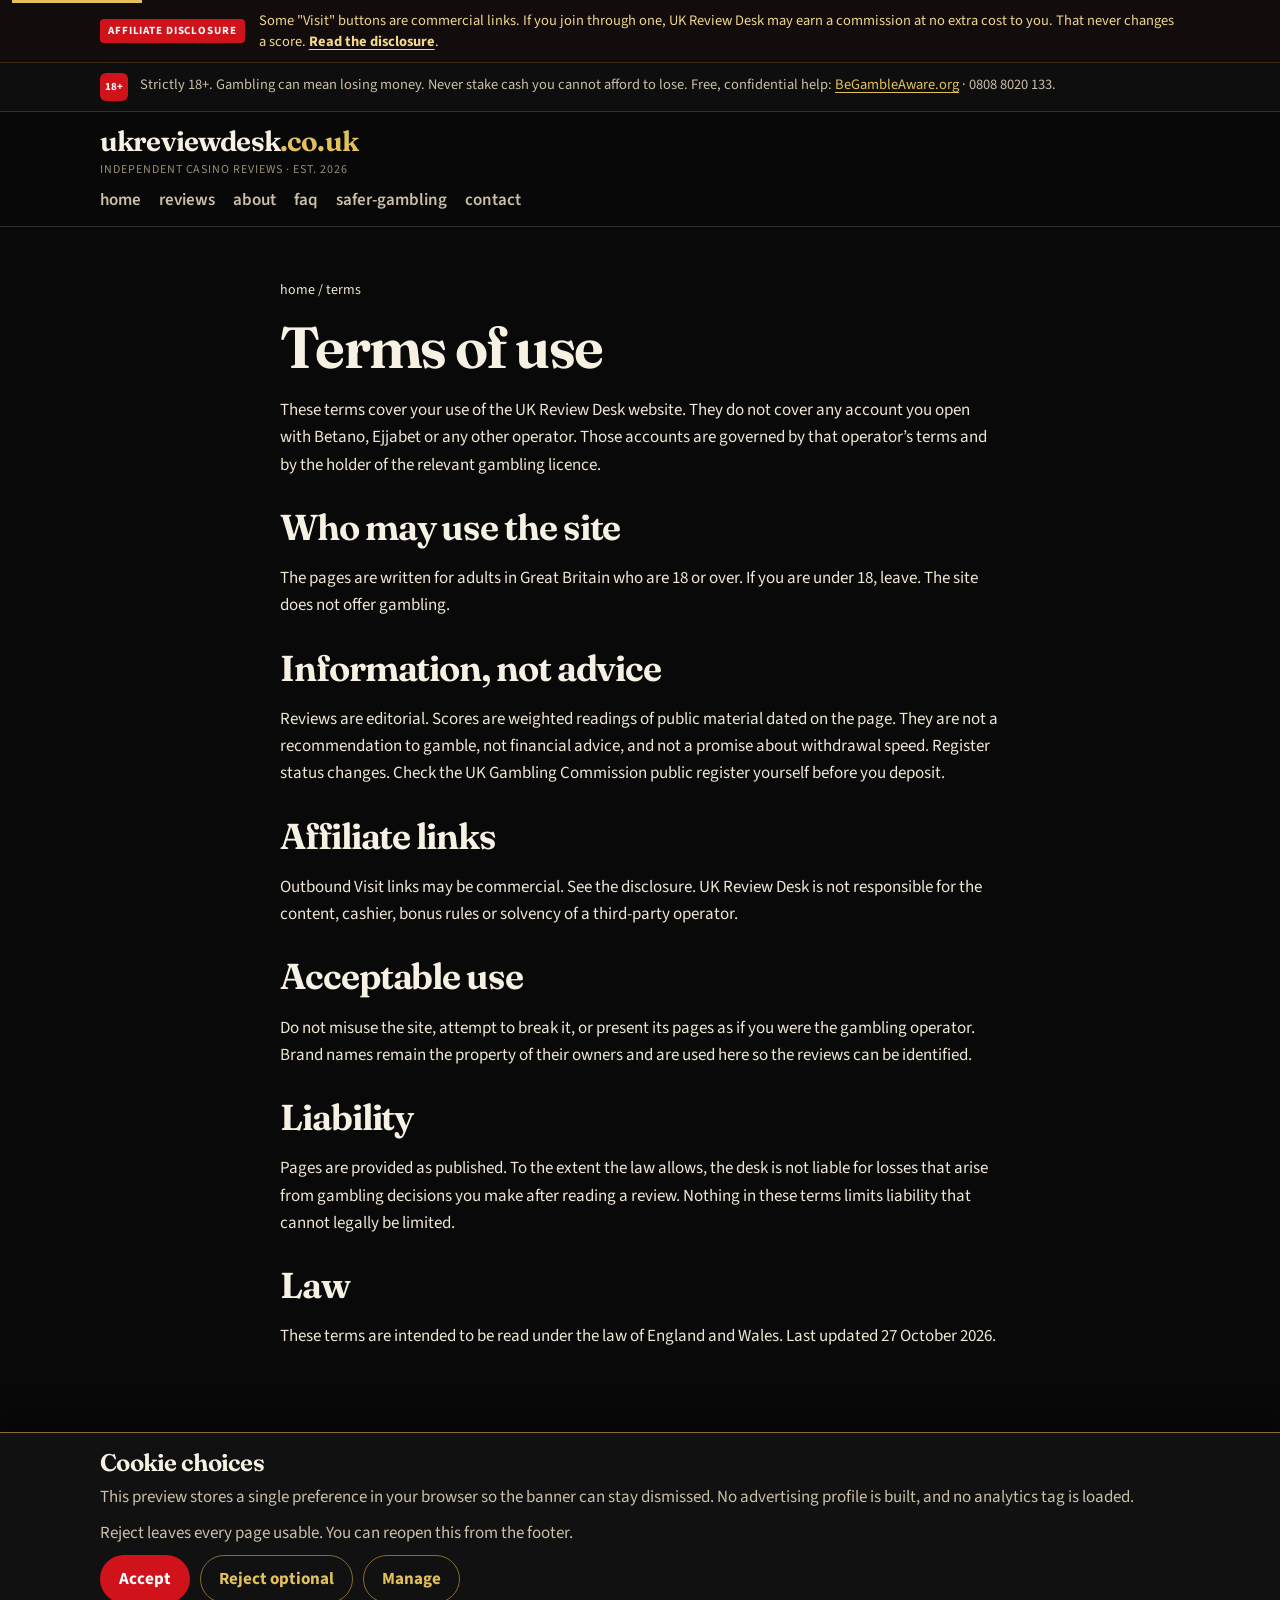
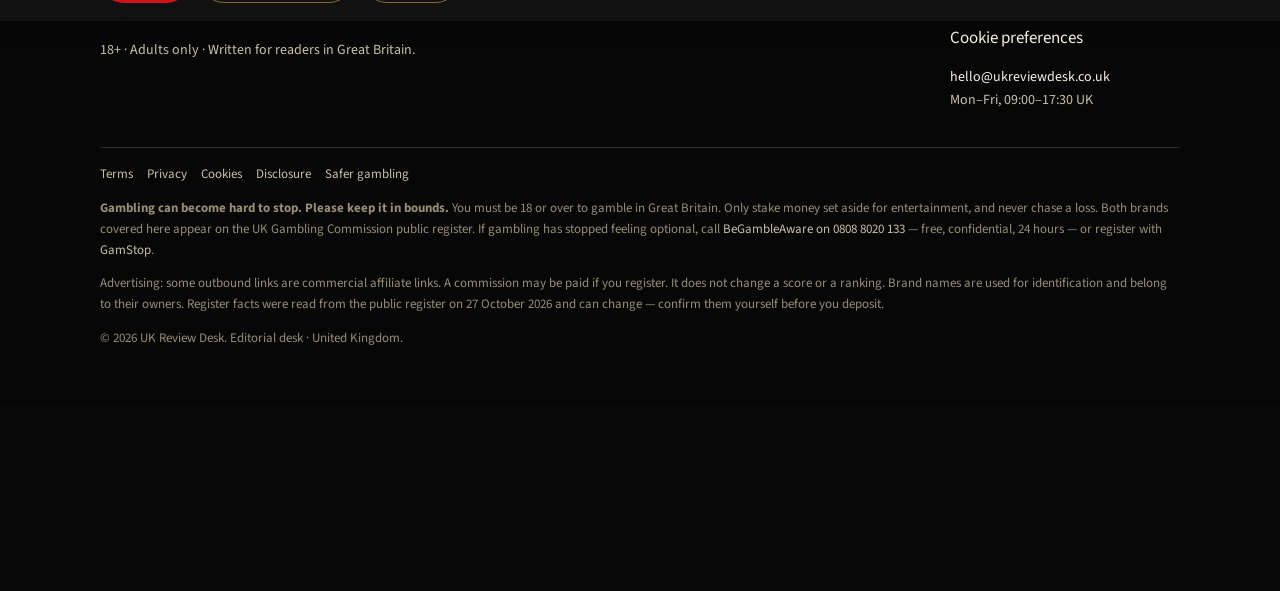
<file: terms.html>
<!DOCTYPE html>
<html lang="en">
<head>
  <meta charset="utf-8">
  <meta name="viewport" content="width=device-width, initial-scale=1">
  <title>Terms of use — UK Review Desk</title>
  <meta name="description" content="Terms of use for the UK Review Desk review site. 18+.">
  <link rel="icon" href="assets/favicon.svg" type="image/svg+xml">
  <link rel="stylesheet" href="assets/css/site.css?v=5">
</head>
<body data-page="terms" data-root="">
  <div id="chrome-top"></div>
  <main id="main">
    <section class="section">
      <div class="wrap-s prose">
        <p class="crumbs">home / terms</p>
        <h1>Terms of use</h1>
        <p>These terms cover your use of the UK Review Desk website. They do not cover any account you open with Betano, Ejjabet or any other operator. Those accounts are governed by that operator’s terms and by the holder of the relevant gambling licence.</p>
        <h2>Who may use the site</h2>
        <p>The pages are written for adults in Great Britain who are 18 or over. If you are under 18, leave. The site does not offer gambling.</p>
        <h2>Information, not advice</h2>
        <p>Reviews are editorial. Scores are weighted readings of public material dated on the page. They are not a recommendation to gamble, not financial advice, and not a promise about withdrawal speed. Register status changes. Check the UK Gambling Commission public register yourself before you deposit.</p>
        <h2>Affiliate links</h2>
        <p>Outbound Visit links may be commercial. See the disclosure. UK Review Desk is not responsible for the content, cashier, bonus rules or solvency of a third-party operator.</p>
        <h2>Acceptable use</h2>
        <p>Do not misuse the site, attempt to break it, or present its pages as if you were the gambling operator. Brand names remain the property of their owners and are used here so the reviews can be identified.</p>
        <h2>Liability</h2>
        <p>Pages are provided as published. To the extent the law allows, the desk is not liable for losses that arise from gambling decisions you make after reading a review. Nothing in these terms limits liability that cannot legally be limited.</p>
        <h2>Law</h2>
        <p>These terms are intended to be read under the law of England and Wales. Last updated 27 October 2026.</p>
      </div>
    </section>
  </main>
  <div id="chrome-bottom"></div>
  <script src="assets/js/site.js?v=5"></script>
</body>
</html>
</file>
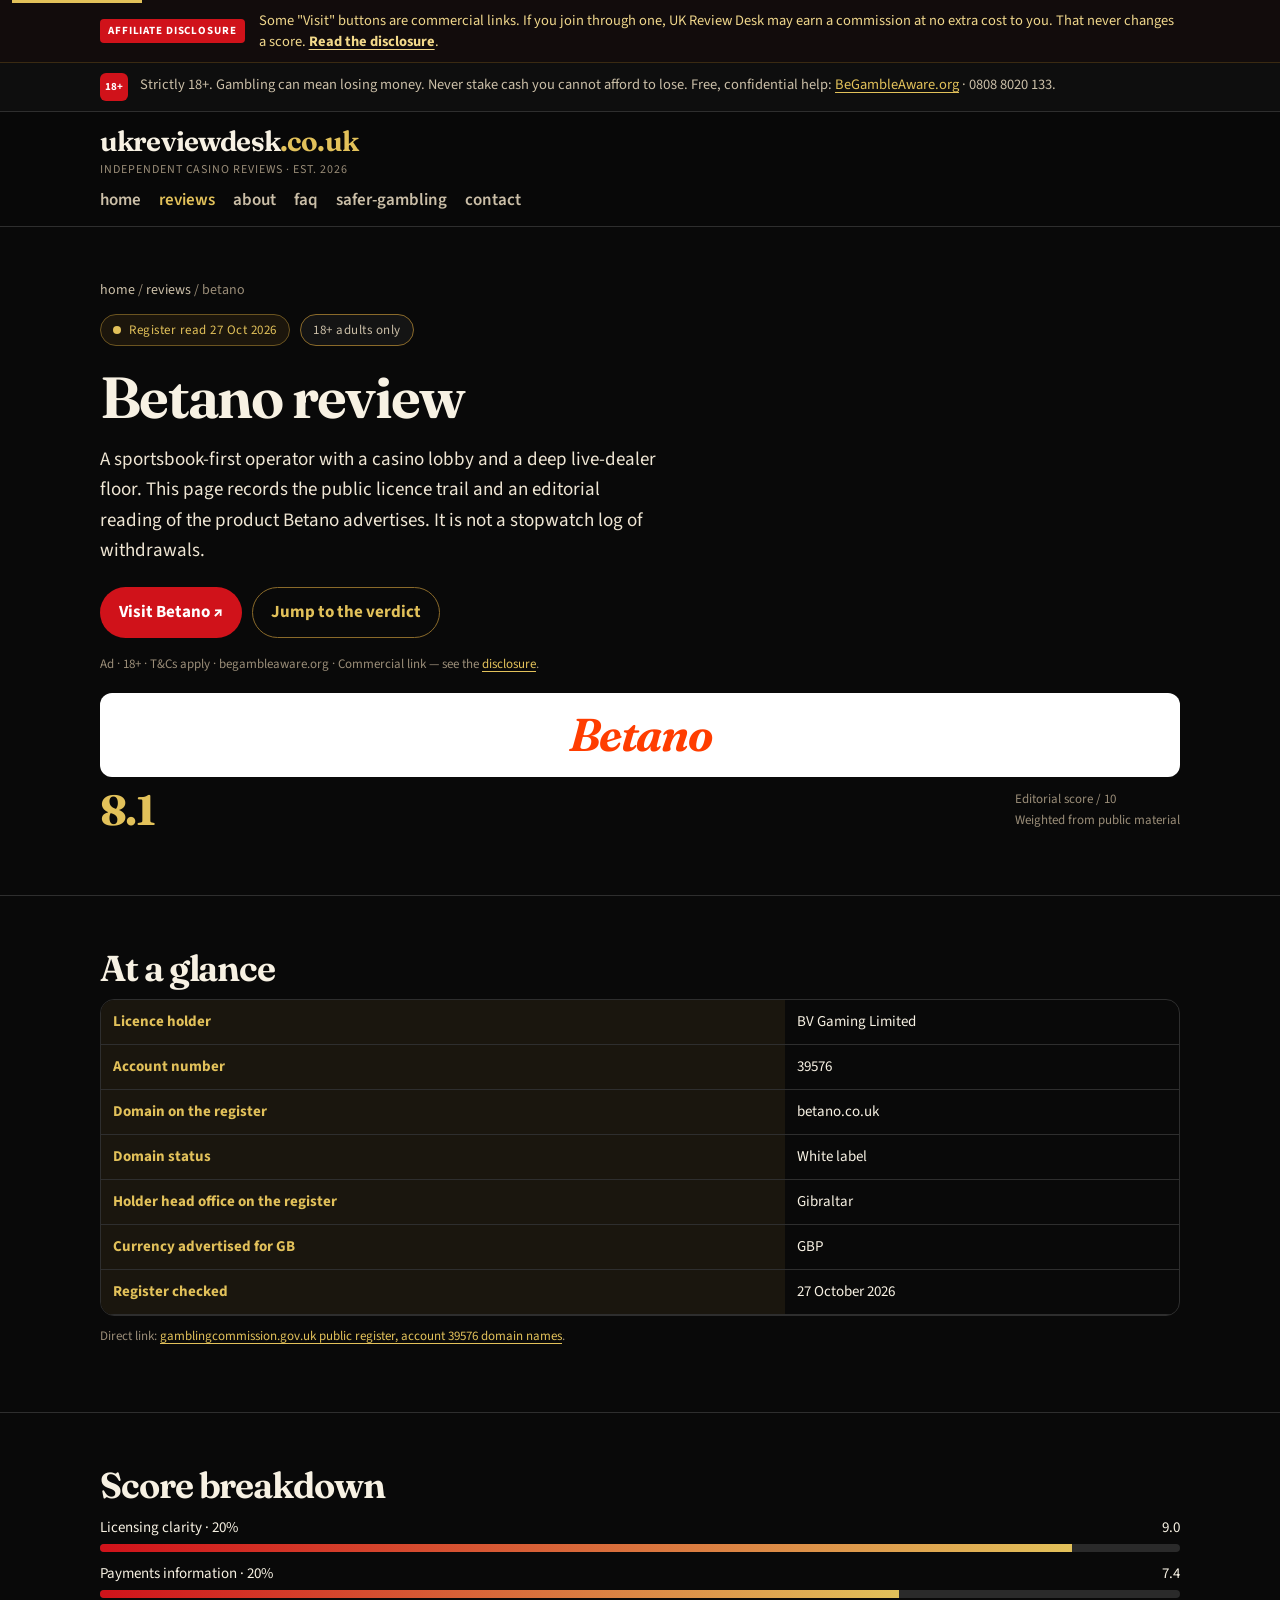
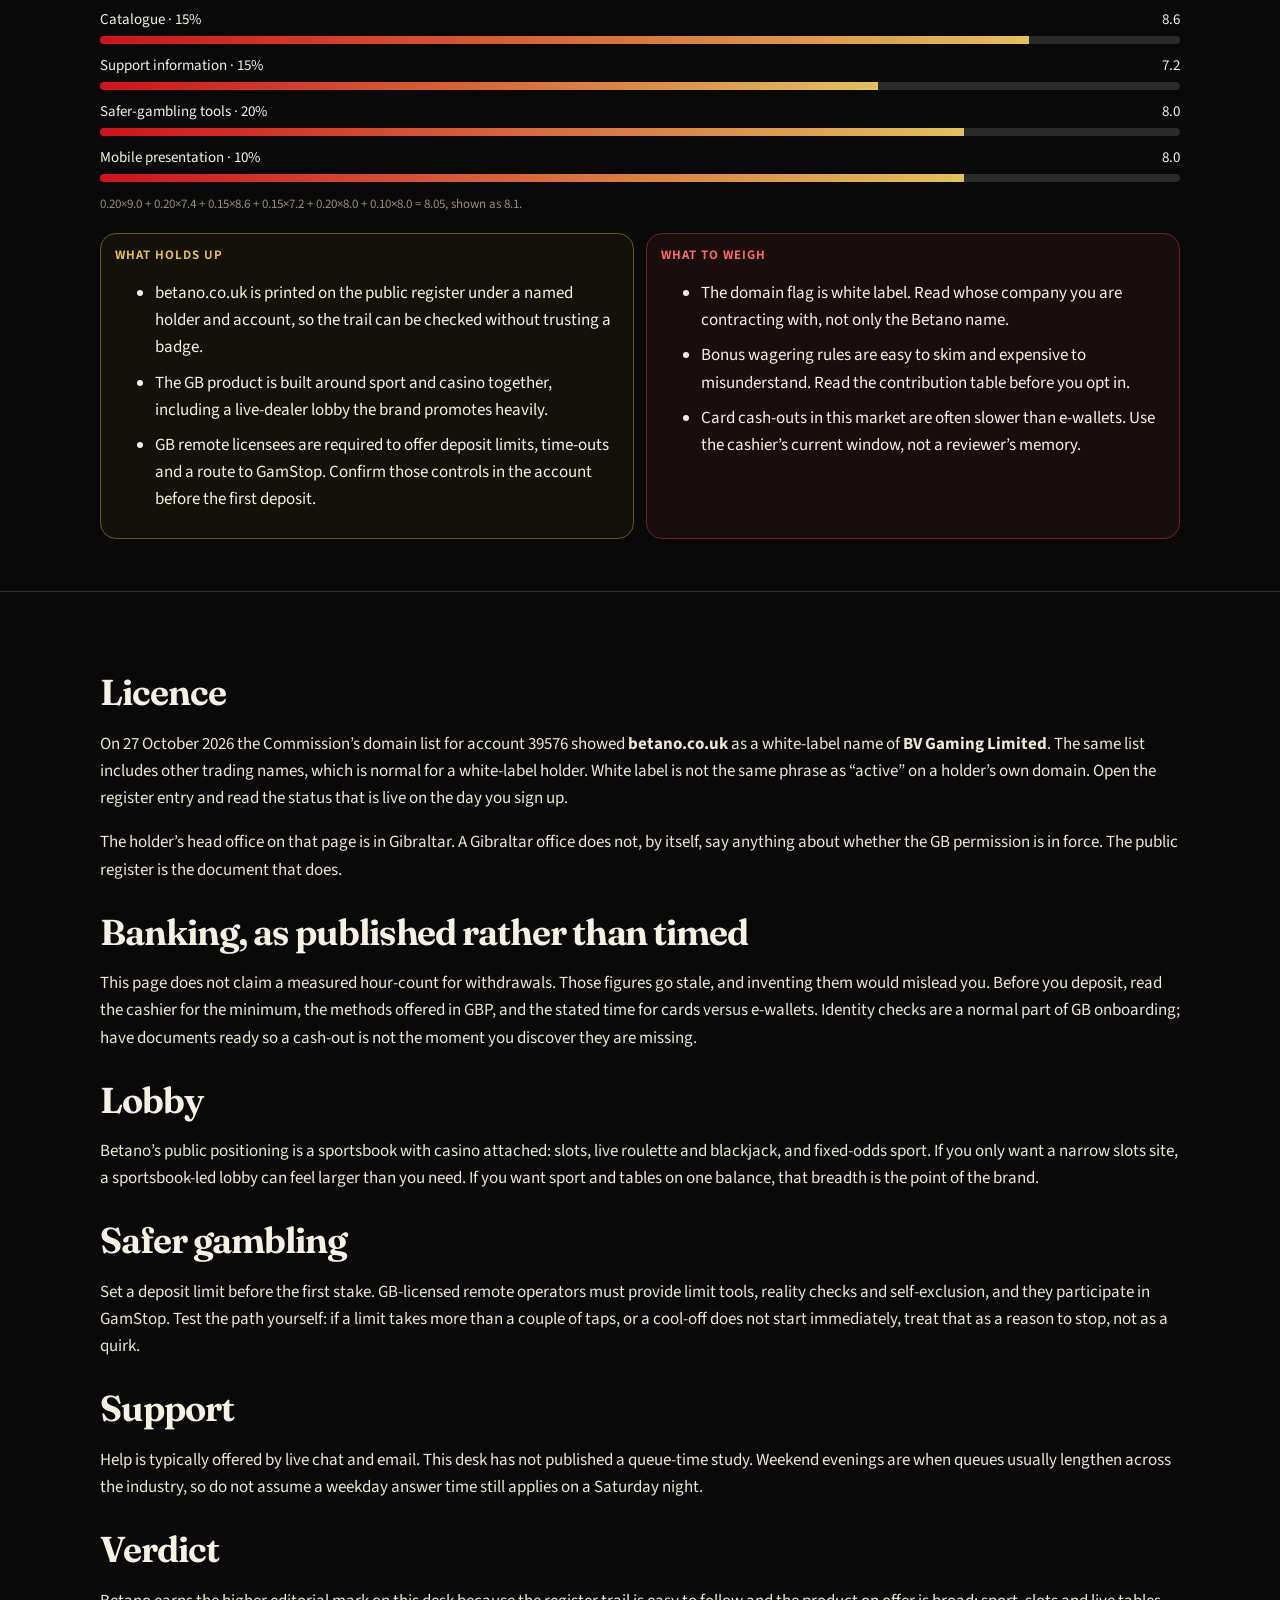
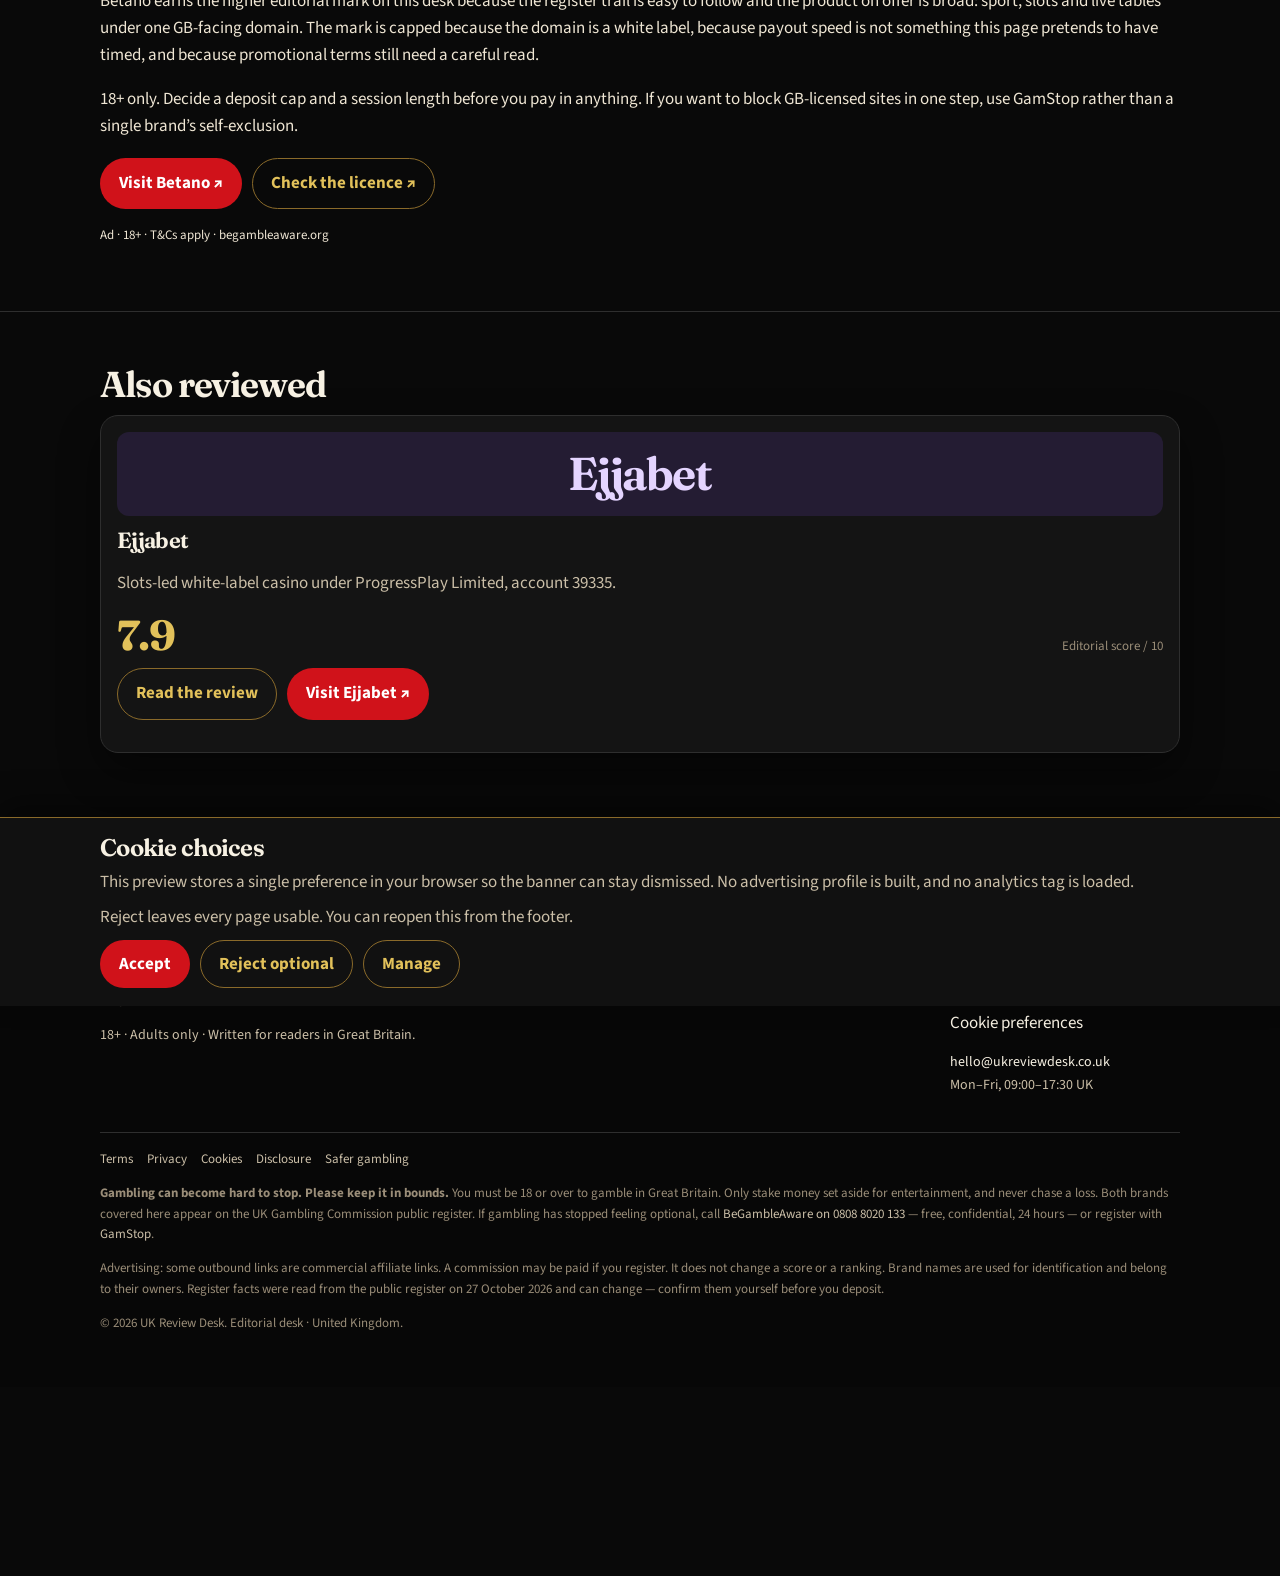
<file: reviews/betano.html>
<!DOCTYPE html>
<html lang="en">
<head>
  <meta charset="utf-8">
  <meta name="viewport" content="width=device-width, initial-scale=1">
  <title>Betano review — licence, lobby and verdict | UK Review Desk</title>
  <meta name="description" content="Editorial Betano review. betano.co.uk is a white-label domain of BV Gaming Limited, UKGC account 39576. 18+.">
  <link rel="icon" href="../assets/favicon.svg" type="image/svg+xml">
  <link rel="stylesheet" href="../assets/css/site.css?v=5">
</head>
<body data-page="betano" data-root="../">
  <div id="chrome-top"></div>
  <main id="main">
    <section class="section">
      <div class="wrap">
        <p class="crumbs"><a href="../index.html">home</a> / <a href="../reviews.html">reviews</a> / betano</p>
        <div class="row-pills">
          <span class="chip good"><i class="dot"></i> Register read 27 Oct 2026</span>
          <span class="chip">18+ adults only</span>
        </div>
        <h1>Betano review</h1>
        <p class="lede">A sportsbook-first operator with a casino lobby and a deep live-dealer floor. This page records the public licence trail and an editorial reading of the product Betano advertises. It is not a stopwatch log of withdrawals.</p>
        <div class="actions">
          <a class="btn btn-primary" href="https://www.betano.co.uk/" target="_blank" rel="noopener noreferrer sponsored">Visit Betano ↗</a>
          <a class="btn btn-ghost" href="#verdict">Jump to the verdict</a>
        </div>
        <p class="fine">Ad · 18+ · T&amp;Cs apply · begambleaware.org · Commercial link — see the <a href="../disclosure.html">disclosure</a>.</p>
        <div class="wordmark betano" style="margin-top:18px">Betano</div>
        <div class="scorebox"><strong>8.1</strong><span>Editorial score / 10<br>Weighted from public material</span></div>
      </div>
    </section>

    <section class="section">
      <div class="wrap">
        <h2>At a glance</h2>
        <div class="table-wrap">
          <table>
            <tbody>
              <tr><th>Licence holder</th><td>BV Gaming Limited</td></tr>
              <tr><th>Account number</th><td>39576</td></tr>
              <tr><th>Domain on the register</th><td>betano.co.uk</td></tr>
              <tr><th>Domain status</th><td>White label</td></tr>
              <tr><th>Holder head office on the register</th><td>Gibraltar</td></tr>
              <tr><th>Currency advertised for GB</th><td>GBP</td></tr>
              <tr><th>Register checked</th><td>27 October 2026</td></tr>
            </tbody>
          </table>
        </div>
        <p class="fine" style="margin-top:10px">Direct link: <a href="https://www.gamblingcommission.gov.uk/public-register/business/detail/domain-names/39576" target="_blank" rel="noopener noreferrer">gamblingcommission.gov.uk public register, account 39576 domain names</a>.</p>
      </div>
    </section>

    <section class="section">
      <div class="wrap">
        <h2>Score breakdown</h2>
        <div class="meters">
          <div><div class="meter-top"><span>Licensing clarity · 20%</span><span>9.0</span></div><div class="track"><div class="fill" style="width:90%"></div></div></div>
          <div><div class="meter-top"><span>Payments information · 20%</span><span>7.4</span></div><div class="track"><div class="fill" style="width:74%"></div></div></div>
          <div><div class="meter-top"><span>Catalogue · 15%</span><span>8.6</span></div><div class="track"><div class="fill" style="width:86%"></div></div></div>
          <div><div class="meter-top"><span>Support information · 15%</span><span>7.2</span></div><div class="track"><div class="fill" style="width:72%"></div></div></div>
          <div><div class="meter-top"><span>Safer-gambling tools · 20%</span><span>8.0</span></div><div class="track"><div class="fill" style="width:80%"></div></div></div>
          <div><div class="meter-top"><span>Mobile presentation · 10%</span><span>8.0</span></div><div class="track"><div class="fill" style="width:80%"></div></div></div>
        </div>
        <p class="fine" style="margin-top:12px">0.20×9.0 + 0.20×7.4 + 0.15×8.6 + 0.15×7.2 + 0.20×8.0 + 0.10×8.0 = 8.05, shown as 8.1.</p>
        <div class="split" style="margin-top:18px">
          <div class="good-col">
            <h3>What holds up</h3>
            <ul>
              <li>betano.co.uk is printed on the public register under a named holder and account, so the trail can be checked without trusting a badge.</li>
              <li>The GB product is built around sport and casino together, including a live-dealer lobby the brand promotes heavily.</li>
              <li>GB remote licensees are required to offer deposit limits, time-outs and a route to GamStop. Confirm those controls in the account before the first deposit.</li>
            </ul>
          </div>
          <div class="bad-col">
            <h3>What to weigh</h3>
            <ul>
              <li>The domain flag is white label. Read whose company you are contracting with, not only the Betano name.</li>
              <li>Bonus wagering rules are easy to skim and expensive to misunderstand. Read the contribution table before you opt in.</li>
              <li>Card cash-outs in this market are often slower than e-wallets. Use the cashier’s current window, not a reviewer’s memory.</li>
            </ul>
          </div>
        </div>
      </div>
    </section>

    <section class="section">
      <div class="wrap prose">
        <h2>Licence</h2>
        <p>On 27 October 2026 the Commission’s domain list for account 39576 showed <strong>betano.co.uk</strong> as a white-label name of <strong>BV Gaming Limited</strong>. The same list includes other trading names, which is normal for a white-label holder. White label is not the same phrase as “active” on a holder’s own domain. Open the register entry and read the status that is live on the day you sign up.</p>
        <p>The holder’s head office on that page is in Gibraltar. A Gibraltar office does not, by itself, say anything about whether the GB permission is in force. The public register is the document that does.</p>
        <h2>Banking, as published rather than timed</h2>
        <p>This page does not claim a measured hour-count for withdrawals. Those figures go stale, and inventing them would mislead you. Before you deposit, read the cashier for the minimum, the methods offered in GBP, and the stated time for cards versus e-wallets. Identity checks are a normal part of GB onboarding; have documents ready so a cash-out is not the moment you discover they are missing.</p>
        <h2>Lobby</h2>
        <p>Betano’s public positioning is a sportsbook with casino attached: slots, live roulette and blackjack, and fixed-odds sport. If you only want a narrow slots site, a sportsbook-led lobby can feel larger than you need. If you want sport and tables on one balance, that breadth is the point of the brand.</p>
        <h2>Safer gambling</h2>
        <p>Set a deposit limit before the first stake. GB-licensed remote operators must provide limit tools, reality checks and self-exclusion, and they participate in GamStop. Test the path yourself: if a limit takes more than a couple of taps, or a cool-off does not start immediately, treat that as a reason to stop, not as a quirk.</p>
        <h2>Support</h2>
        <p>Help is typically offered by live chat and email. This desk has not published a queue-time study. Weekend evenings are when queues usually lengthen across the industry, so do not assume a weekday answer time still applies on a Saturday night.</p>
        <h2 id="verdict">Verdict</h2>
        <p>Betano earns the higher editorial mark on this desk because the register trail is easy to follow and the product on offer is broad: sport, slots and live tables under one GB-facing domain. The mark is capped because the domain is a white label, because payout speed is not something this page pretends to have timed, and because promotional terms still need a careful read.</p>
        <p>18+ only. Decide a deposit cap and a session length before you pay in anything. If you want to block GB-licensed sites in one step, use GamStop rather than a single brand’s self-exclusion.</p>
        <div class="actions">
          <a class="btn btn-primary" href="https://www.betano.co.uk/" target="_blank" rel="noopener noreferrer sponsored">Visit Betano ↗</a>
          <a class="btn btn-ghost" href="https://www.gamblingcommission.gov.uk/public-register/business/detail/domain-names/39576" target="_blank" rel="noopener noreferrer">Check the licence ↗</a>
        </div>
        <p class="fine">Ad · 18+ · T&amp;Cs apply · begambleaware.org</p>
      </div>
    </section>

    <section class="section">
      <div class="wrap">
        <h2>Also reviewed</h2>
        <article class="brand">
          <div class="wordmark ejja">Ejjabet</div>
          <h3>Ejjabet</h3>
          <p class="sub">Slots-led white-label casino under ProgressPlay Limited, account 39335.</p>
          <div class="scorebox"><strong>7.9</strong><span>Editorial score / 10</span></div>
          <div class="actions">
            <a class="btn btn-ghost" href="ejjabet.html">Read the review</a>
            <a class="btn btn-primary" href="https://www.ejjabet.com/" target="_blank" rel="noopener noreferrer sponsored">Visit Ejjabet ↗</a>
          </div>
        </article>
      </div>
    </section>
  </main>
  <div id="chrome-bottom"></div>
  <script src="../assets/js/site.js?v=5"></script>
</body>
</html>
</file>
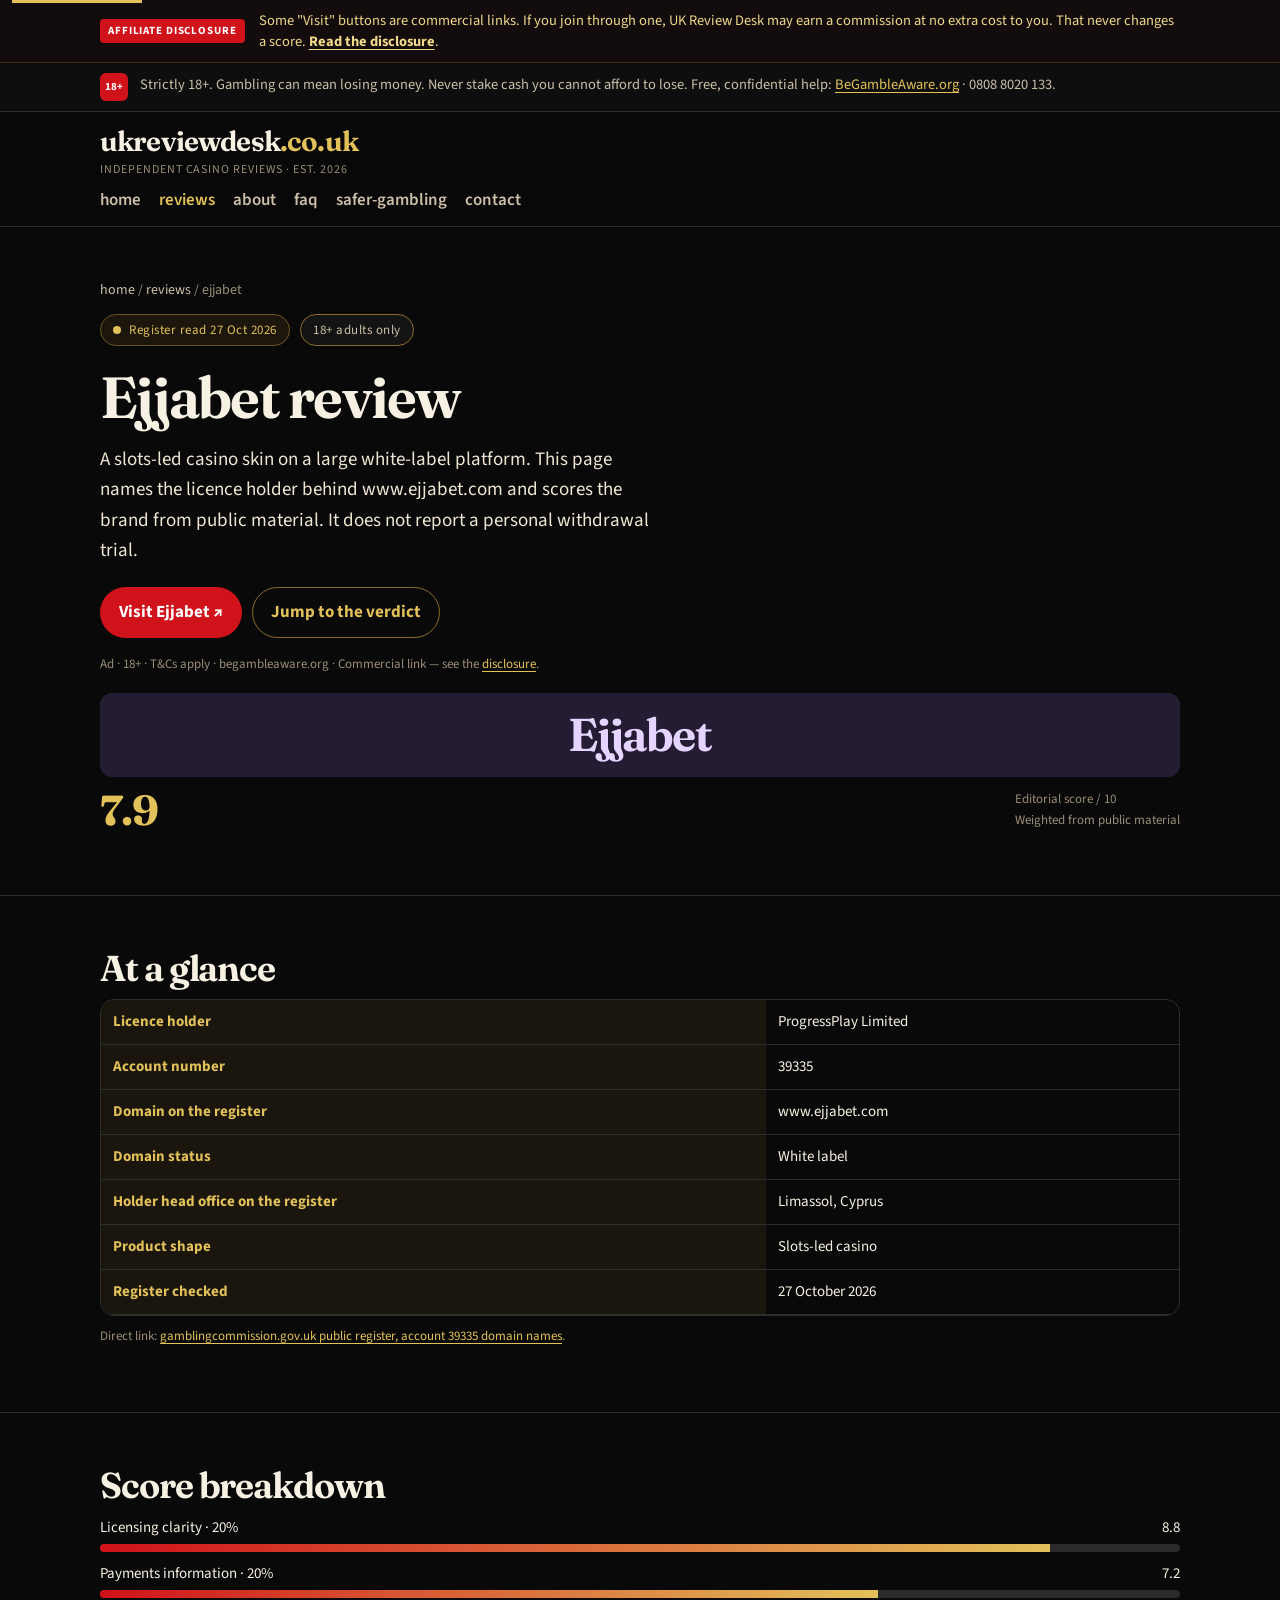
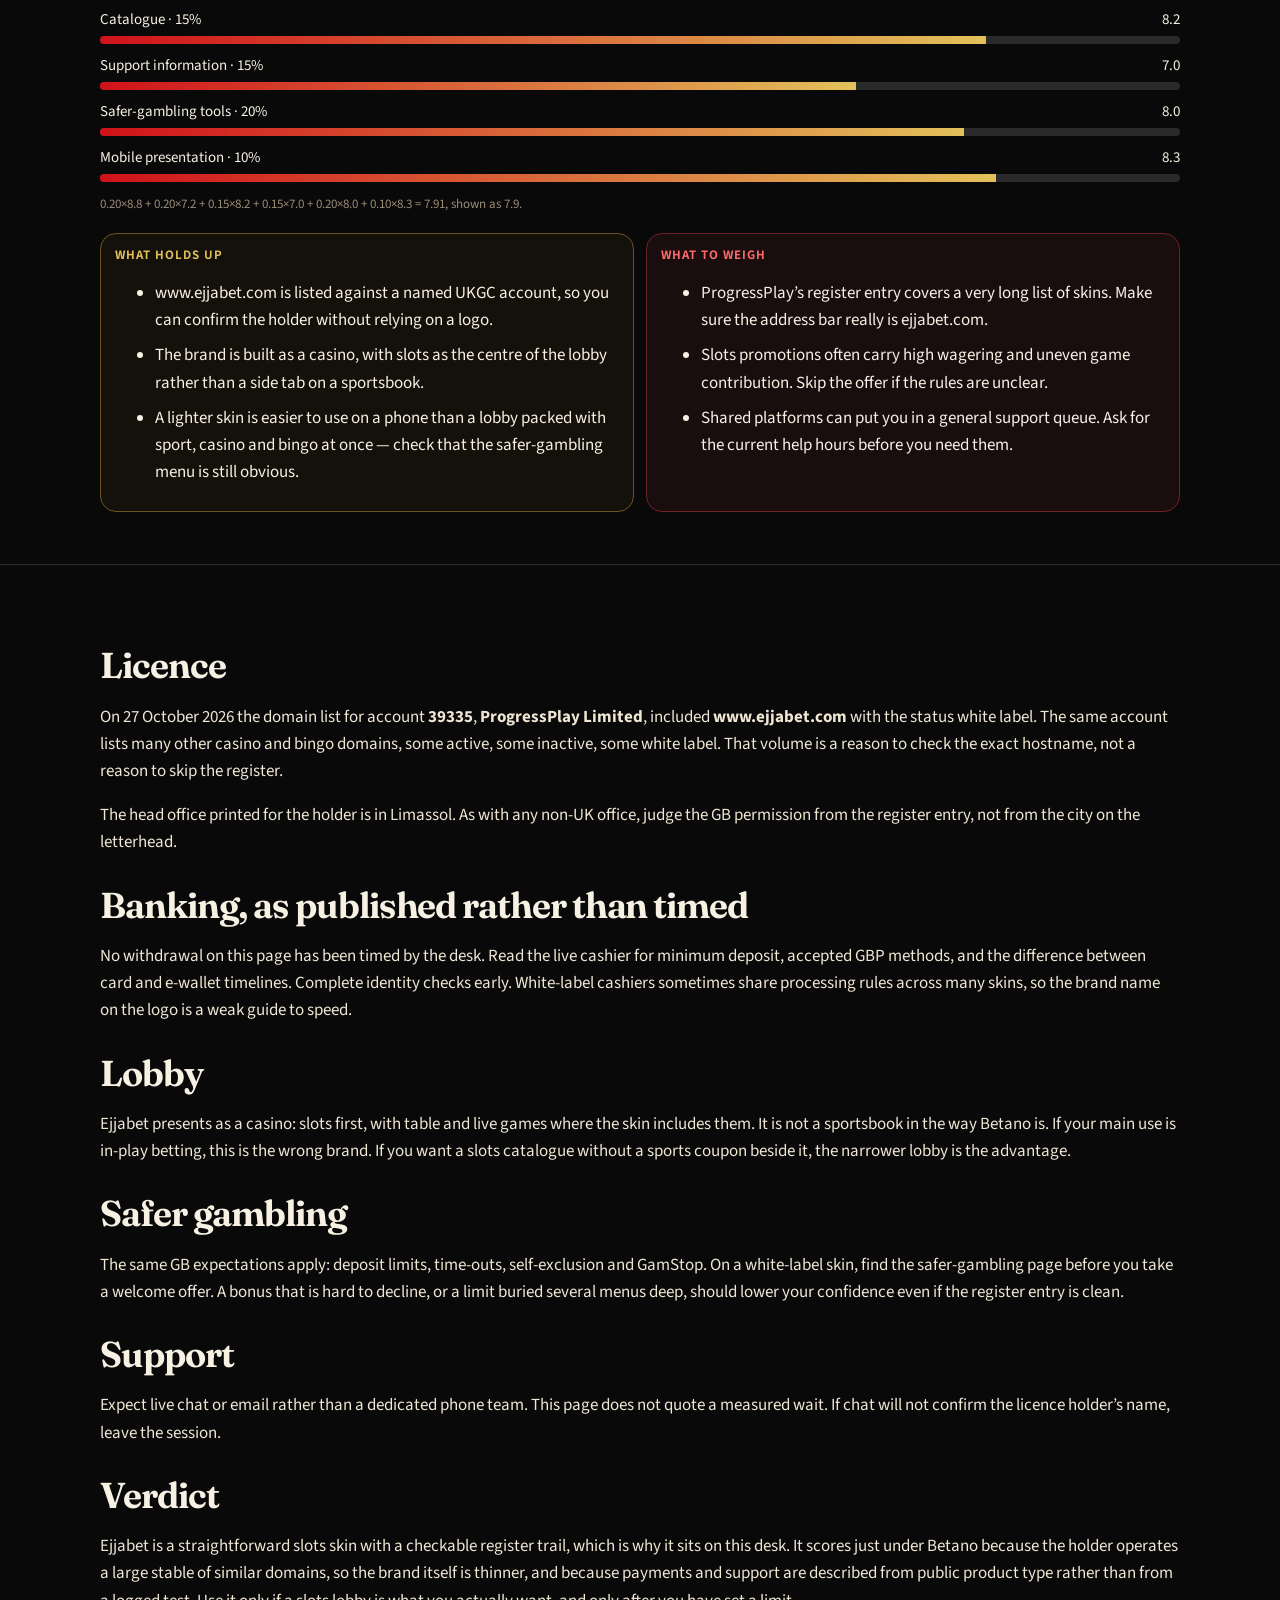
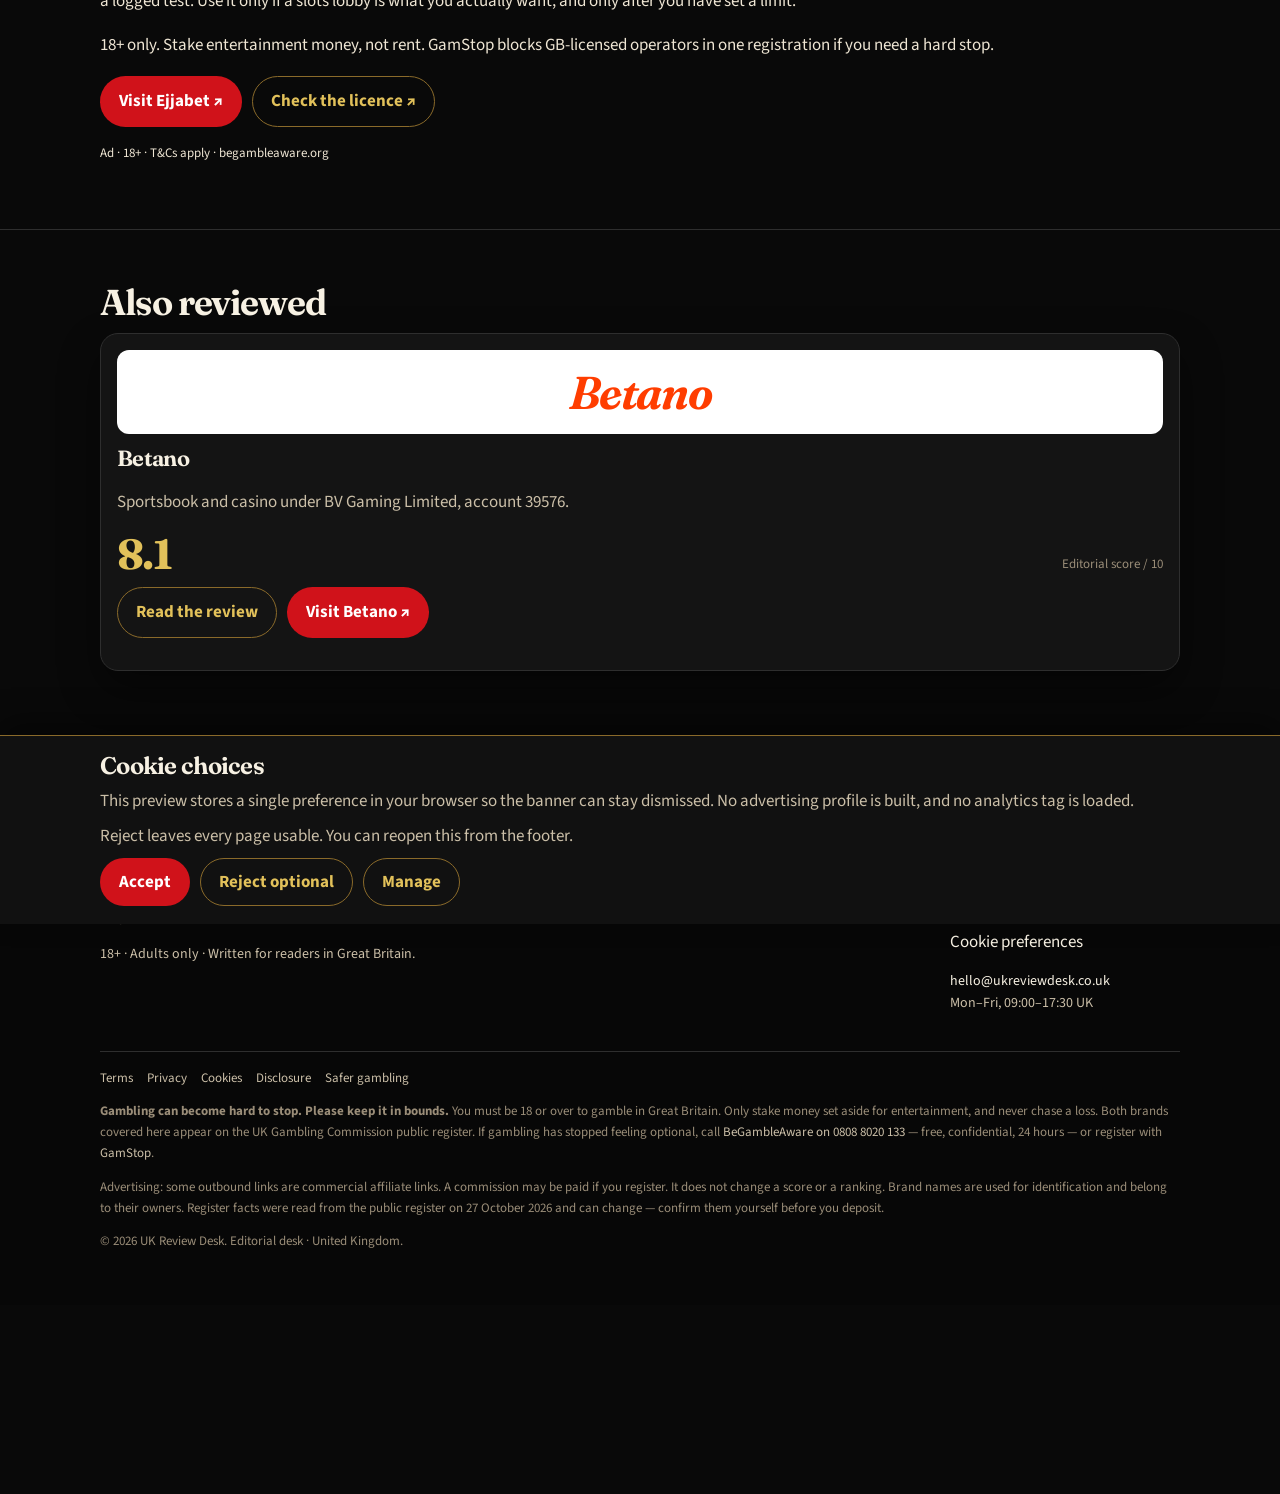
<file: reviews/ejjabet.html>
<!DOCTYPE html>
<html lang="en">
<head>
  <meta charset="utf-8">
  <meta name="viewport" content="width=device-width, initial-scale=1">
  <title>Ejjabet review — licence, lobby and verdict | UK Review Desk</title>
  <meta name="description" content="Editorial Ejjabet review. www.ejjabet.com is a white-label domain of ProgressPlay Limited, UKGC account 39335. 18+.">
  <link rel="icon" href="../assets/favicon.svg" type="image/svg+xml">
  <link rel="stylesheet" href="../assets/css/site.css?v=5">
</head>
<body data-page="ejjabet" data-root="../">
  <div id="chrome-top"></div>
  <main id="main">
    <section class="section">
      <div class="wrap">
        <p class="crumbs"><a href="../index.html">home</a> / <a href="../reviews.html">reviews</a> / ejjabet</p>
        <div class="row-pills">
          <span class="chip good"><i class="dot"></i> Register read 27 Oct 2026</span>
          <span class="chip">18+ adults only</span>
        </div>
        <h1>Ejjabet review</h1>
        <p class="lede">A slots-led casino skin on a large white-label platform. This page names the licence holder behind www.ejjabet.com and scores the brand from public material. It does not report a personal withdrawal trial.</p>
        <div class="actions">
          <a class="btn btn-primary" href="https://www.ejjabet.com/" target="_blank" rel="noopener noreferrer sponsored">Visit Ejjabet ↗</a>
          <a class="btn btn-ghost" href="#verdict">Jump to the verdict</a>
        </div>
        <p class="fine">Ad · 18+ · T&amp;Cs apply · begambleaware.org · Commercial link — see the <a href="../disclosure.html">disclosure</a>.</p>
        <div class="wordmark ejja" style="margin-top:18px">Ejjabet</div>
        <div class="scorebox"><strong>7.9</strong><span>Editorial score / 10<br>Weighted from public material</span></div>
      </div>
    </section>

    <section class="section">
      <div class="wrap">
        <h2>At a glance</h2>
        <div class="table-wrap">
          <table>
            <tbody>
              <tr><th>Licence holder</th><td>ProgressPlay Limited</td></tr>
              <tr><th>Account number</th><td>39335</td></tr>
              <tr><th>Domain on the register</th><td>www.ejjabet.com</td></tr>
              <tr><th>Domain status</th><td>White label</td></tr>
              <tr><th>Holder head office on the register</th><td>Limassol, Cyprus</td></tr>
              <tr><th>Product shape</th><td>Slots-led casino</td></tr>
              <tr><th>Register checked</th><td>27 October 2026</td></tr>
            </tbody>
          </table>
        </div>
        <p class="fine" style="margin-top:10px">Direct link: <a href="https://www.gamblingcommission.gov.uk/public-register/business/detail/domain-names/39335" target="_blank" rel="noopener noreferrer">gamblingcommission.gov.uk public register, account 39335 domain names</a>.</p>
      </div>
    </section>

    <section class="section">
      <div class="wrap">
        <h2>Score breakdown</h2>
        <div class="meters">
          <div><div class="meter-top"><span>Licensing clarity · 20%</span><span>8.8</span></div><div class="track"><div class="fill" style="width:88%"></div></div></div>
          <div><div class="meter-top"><span>Payments information · 20%</span><span>7.2</span></div><div class="track"><div class="fill" style="width:72%"></div></div></div>
          <div><div class="meter-top"><span>Catalogue · 15%</span><span>8.2</span></div><div class="track"><div class="fill" style="width:82%"></div></div></div>
          <div><div class="meter-top"><span>Support information · 15%</span><span>7.0</span></div><div class="track"><div class="fill" style="width:70%"></div></div></div>
          <div><div class="meter-top"><span>Safer-gambling tools · 20%</span><span>8.0</span></div><div class="track"><div class="fill" style="width:80%"></div></div></div>
          <div><div class="meter-top"><span>Mobile presentation · 10%</span><span>8.3</span></div><div class="track"><div class="fill" style="width:83%"></div></div></div>
        </div>
        <p class="fine" style="margin-top:12px">0.20×8.8 + 0.20×7.2 + 0.15×8.2 + 0.15×7.0 + 0.20×8.0 + 0.10×8.3 = 7.91, shown as 7.9.</p>
        <div class="split" style="margin-top:18px">
          <div class="good-col">
            <h3>What holds up</h3>
            <ul>
              <li>www.ejjabet.com is listed against a named UKGC account, so you can confirm the holder without relying on a logo.</li>
              <li>The brand is built as a casino, with slots as the centre of the lobby rather than a side tab on a sportsbook.</li>
              <li>A lighter skin is easier to use on a phone than a lobby packed with sport, casino and bingo at once — check that the safer-gambling menu is still obvious.</li>
            </ul>
          </div>
          <div class="bad-col">
            <h3>What to weigh</h3>
            <ul>
              <li>ProgressPlay’s register entry covers a very long list of skins. Make sure the address bar really is ejjabet.com.</li>
              <li>Slots promotions often carry high wagering and uneven game contribution. Skip the offer if the rules are unclear.</li>
              <li>Shared platforms can put you in a general support queue. Ask for the current help hours before you need them.</li>
            </ul>
          </div>
        </div>
      </div>
    </section>

    <section class="section">
      <div class="wrap prose">
        <h2>Licence</h2>
        <p>On 27 October 2026 the domain list for account <strong>39335</strong>, <strong>ProgressPlay Limited</strong>, included <strong>www.ejjabet.com</strong> with the status white label. The same account lists many other casino and bingo domains, some active, some inactive, some white label. That volume is a reason to check the exact hostname, not a reason to skip the register.</p>
        <p>The head office printed for the holder is in Limassol. As with any non-UK office, judge the GB permission from the register entry, not from the city on the letterhead.</p>
        <h2>Banking, as published rather than timed</h2>
        <p>No withdrawal on this page has been timed by the desk. Read the live cashier for minimum deposit, accepted GBP methods, and the difference between card and e-wallet timelines. Complete identity checks early. White-label cashiers sometimes share processing rules across many skins, so the brand name on the logo is a weak guide to speed.</p>
        <h2>Lobby</h2>
        <p>Ejjabet presents as a casino: slots first, with table and live games where the skin includes them. It is not a sportsbook in the way Betano is. If your main use is in-play betting, this is the wrong brand. If you want a slots catalogue without a sports coupon beside it, the narrower lobby is the advantage.</p>
        <h2>Safer gambling</h2>
        <p>The same GB expectations apply: deposit limits, time-outs, self-exclusion and GamStop. On a white-label skin, find the safer-gambling page before you take a welcome offer. A bonus that is hard to decline, or a limit buried several menus deep, should lower your confidence even if the register entry is clean.</p>
        <h2>Support</h2>
        <p>Expect live chat or email rather than a dedicated phone team. This page does not quote a measured wait. If chat will not confirm the licence holder’s name, leave the session.</p>
        <h2 id="verdict">Verdict</h2>
        <p>Ejjabet is a straightforward slots skin with a checkable register trail, which is why it sits on this desk. It scores just under Betano because the holder operates a large stable of similar domains, so the brand itself is thinner, and because payments and support are described from public product type rather than from a logged test. Use it only if a slots lobby is what you actually want, and only after you have set a limit.</p>
        <p>18+ only. Stake entertainment money, not rent. GamStop blocks GB-licensed operators in one registration if you need a hard stop.</p>
        <div class="actions">
          <a class="btn btn-primary" href="https://www.ejjabet.com/" target="_blank" rel="noopener noreferrer sponsored">Visit Ejjabet ↗</a>
          <a class="btn btn-ghost" href="https://www.gamblingcommission.gov.uk/public-register/business/detail/domain-names/39335" target="_blank" rel="noopener noreferrer">Check the licence ↗</a>
        </div>
        <p class="fine">Ad · 18+ · T&amp;Cs apply · begambleaware.org</p>
      </div>
    </section>

    <section class="section">
      <div class="wrap">
        <h2>Also reviewed</h2>
        <article class="brand">
          <div class="wordmark betano">Betano</div>
          <h3>Betano</h3>
          <p class="sub">Sportsbook and casino under BV Gaming Limited, account 39576.</p>
          <div class="scorebox"><strong>8.1</strong><span>Editorial score / 10</span></div>
          <div class="actions">
            <a class="btn btn-ghost" href="betano.html">Read the review</a>
            <a class="btn btn-primary" href="https://www.betano.co.uk/" target="_blank" rel="noopener noreferrer sponsored">Visit Betano ↗</a>
          </div>
        </article>
      </div>
    </section>
  </main>
  <div id="chrome-bottom"></div>
  <script src="../assets/js/site.js?v=5"></script>
</body>
</html>
</file>
<file: assets/css/site.css>
@import url("https://fonts.googleapis.com/css2?family=Fraunces:opsz,wght@9..144,560;9..144,650&family=Source+Sans+3:wght@400;600;700&display=swap");

:root {
  --bg: #090909;
  --bg-raise: #141414;
  --card: #141414;
  --card-2: #101010;
  --line: #2e2e2e;
  --line-strong: #8a6a2a;
  --text: #f7f1e3;
  --muted: #cbbfa8;
  --dim: #9a8d78;
  --mint: #e2c15a;
  --mint-deep: #2a220f;
  --mint-ink: #1a1408;
  --link: #e2c15a;
  --amber: #e2c15a;
  --red: #d0121a;
  --orange: #d0121a;
  --danger: #ff6b6b;
  --white: #f7f1e3;
  --shadow: 0 18px 40px rgba(0, 0, 0, 0.45);
  --max: 1080px;
  --serif: "Fraunces", Georgia, "Times New Roman", serif;
  --sans: "Source Sans 3", "Segoe UI", sans-serif;
}

* { box-sizing: border-box; }
html { scroll-behavior: smooth; }
body {
  margin: 0;
  background:
    radial-gradient(900px 320px at 100% -10%, rgba(208, 18, 26, 0.18), transparent 55%),
    radial-gradient(700px 240px at 0% 0%, rgba(226, 193, 90, 0.12), transparent 50%),
    var(--bg);
  color: var(--text);
  font-family: var(--sans);
  font-size: 17px;
  line-height: 1.6;
  min-height: 100vh;
}
img { max-width: 100%; display: block; }
a { color: var(--link); text-underline-offset: 3px; }
a:hover { color: var(--mint); }
button, input, select, textarea { font-family: inherit; font-size: inherit; }
:focus-visible { outline: 2px solid var(--mint); outline-offset: 3px; }
.skip {
  position: absolute; left: 12px; top: -40px;
  background: var(--mint); color: var(--mint-ink); padding: 8px 12px; z-index: 20;
}
.skip:focus { top: 12px; }

.wrap { width: min(var(--max), calc(100% - 40px)); margin: 0 auto; }
.wrap-s { width: min(720px, calc(100% - 40px)); margin: 0 auto; }

.disclose { background: #120c0c; color: #f0d78c; border-bottom: 1px solid #3a2a12; }
.disclose-inner, .age-inner, .header-inner {
  width: min(var(--max), calc(100% - 40px));
  margin: 0 auto;
}
.disclose-inner {
  display: flex; gap: 14px; align-items: center;
  padding: 10px 0; font-size: 14.5px; line-height: 1.45;
}
.pill {
  flex: 0 0 auto;
  background: var(--red);
  color: #fff;
  border-radius: 4px;
  padding: 4px 8px;
  letter-spacing: 0.08em;
  font-size: 11px;
  font-weight: 700;
}
.disclose a { color: #f3d98a; font-weight: 700; }
.disclose p, .agebar p { margin: 0; }

.agebar {
  background: #0e0e0e;
  color: var(--muted);
  border-bottom: 1px solid var(--line);
  font-size: 14.5px;
}
.age-inner { display: flex; gap: 12px; align-items: flex-start; padding: 10px 0; }
.age-badge {
  flex: 0 0 auto;
  width: 28px; height: 28px; border-radius: 6px;
  background: var(--red); color: #fff;
  display: grid; place-items: center;
  font-size: 11px; font-weight: 700;
}

.site-header {
  background: rgba(9, 9, 9, 0.94);
  border-bottom: 1px solid var(--line);
  position: sticky; top: 0; z-index: 10;
  backdrop-filter: blur(12px);
}
.header-inner {
  display: flex; align-items: center; justify-content: space-between;
  gap: 20px; padding: 14px 0 8px;
}
.logo { text-decoration: none; color: inherit; }
.logo-name {
  display: block; font-family: var(--serif);
  font-weight: 650; font-size: clamp(20px, 2.2vw, 28px);
  letter-spacing: -0.03em; color: var(--text); line-height: 1.1;
}
.logo-name span { color: var(--mint); }
.logo-sub {
  display: block; margin-top: 3px; color: var(--dim);
  font-size: 12px; letter-spacing: 0.08em; text-transform: uppercase;
}
.menu-btn {
  display: none;
  background: transparent; color: var(--text);
  border: 1px solid var(--line-strong); border-radius: 8px;
  padding: 8px 14px; cursor: pointer;
}
.nav-panel { background: transparent; }
.nav-panel ul {
  list-style: none; display: flex; flex-wrap: wrap; gap: 6px 18px;
  width: min(var(--max), calc(100% - 40px));
  margin: 0 auto; padding: 0 0 12px;
}
.nav-panel a { color: var(--muted); text-decoration: none; font-weight: 600; }
.nav-panel a[aria-current="page"], .nav-panel a:hover { color: var(--mint); }

main { padding-bottom: 12px; }
.section { padding: 52px 0; }
.section + .section { border-top: 1px solid var(--line); }
.kicker {
  color: var(--mint); font-size: 12px; letter-spacing: 0.14em;
  text-transform: uppercase; font-weight: 700; margin: 0 0 8px;
}
h1, h2, h3, h4 {
  font-family: var(--serif); line-height: 1.15; font-weight: 650;
  letter-spacing: -0.03em; color: var(--text); scroll-margin-top: 96px;
}
h1 { font-size: clamp(36px, 5vw, 58px); margin: 8px 0 14px; max-width: 14ch; }
.wrap-s h1 { max-width: 16ch; }
h1 em, .mint { color: var(--red); font-style: italic; }
h2 { font-size: clamp(28px, 3vw, 36px); margin: 0 0 10px; }
h3 { font-size: 22px; margin: 0 0 8px; }
.lede { font-size: 19px; color: #efe6d4; max-width: 62ch; margin: 0 0 20px; }
.sub { color: var(--muted); max-width: 68ch; }

.row-pills { display: flex; flex-wrap: wrap; gap: 10px; margin-bottom: 18px; }
.chip {
  display: inline-flex; align-items: center; gap: 8px;
  border: 1px solid var(--line-strong); border-radius: 999px;
  padding: 5px 12px; color: var(--muted); background: var(--bg-raise);
  font-size: 13px; letter-spacing: 0.04em;
}
.chip.good { color: var(--mint); border-color: #6b5420; background: #1c160c; }
.dot { width: 8px; height: 8px; border-radius: 50%; background: var(--mint); }

.actions { display: flex; flex-wrap: wrap; gap: 10px; margin: 8px 0 16px; }
.btn {
  display: inline-flex; align-items: center; justify-content: center; gap: 8px;
  text-decoration: none; border-radius: 999px; padding: 11px 18px;
  border: 1px solid transparent; cursor: pointer; font-weight: 700;
}
.btn-primary { background: var(--red); color: #fff; }
.btn-primary:hover { background: #ff2a32; color: #fff; }
.btn-ghost { background: transparent; color: var(--mint); border-color: var(--line-strong); }
.btn-ghost:hover { border-color: var(--mint); color: #fff6d6; }
.fine { color: var(--dim); font-size: 13px; max-width: 78ch; }

.stats {
  display: grid; grid-template-columns: repeat(3, 1fr);
  gap: 12px; margin-top: 8px;
}
.stat {
  padding: 16px; background: var(--bg-raise);
  border: 1px solid var(--line); border-radius: 16px;
}
.stat b {
  display: block; color: var(--mint); font-family: var(--serif);
  font-size: 32px; letter-spacing: -0.04em;
}
.stat span { color: var(--dim); font-size: 12px; letter-spacing: 0.08em; text-transform: uppercase; }

.register-slip { margin-top: 22px; background: var(--bg-raise); }

.brand-grid { display: grid; grid-template-columns: 1fr 1fr; gap: 16px; margin-top: 18px; }
.brand {
  border: 1px solid var(--line); border-radius: 18px;
  background: var(--bg-raise); padding: 16px;
  box-shadow: var(--shadow);
}
.brand-top { display: flex; justify-content: space-between; gap: 12px; align-items: center; margin-bottom: 12px; }
.rank { color: var(--mint); font-size: 12px; letter-spacing: 0.08em; text-transform: uppercase; font-weight: 700; }
.wordmark {
  border-radius: 12px; min-height: 84px; display: grid; place-items: center;
  font-family: var(--serif); font-weight: 650;
  font-size: clamp(32px, 4vw, 46px); letter-spacing: -0.03em; margin-bottom: 12px;
}
.wordmark.betano { background: #fff; color: #ff3d00; font-style: italic; }
.wordmark.ejja { background: #241c33; color: #e4d4ff; }
.tags { display: flex; flex-wrap: wrap; gap: 8px; margin: 8px 0 12px; }
.tag { font-size: 12px; color: var(--muted); border: 1px solid var(--line); border-radius: 999px; padding: 3px 8px; background: #1a1a1a; }
.facts { display: grid; grid-template-columns: 1fr; gap: 6px; margin: 8px 0 12px; font-size: 15px; }
.facts div { display: flex; justify-content: space-between; gap: 10px; border-bottom: 1px solid var(--line); padding-bottom: 6px; }
.facts dt { color: var(--dim); }
.facts dd { margin: 0; text-align: right; font-weight: 600; }
.scorebox { display: flex; align-items: flex-end; justify-content: space-between; gap: 12px; margin: 8px 0 12px; }
.scorebox strong { font-family: var(--serif); font-size: 42px; color: var(--mint); letter-spacing: -0.04em; line-height: 1; }
.scorebox span { color: var(--dim); font-size: 13px; }

.callout {
  border: 1px solid #6b5420; background: #16120c;
  padding: 18px 18px 8px; border-radius: 16px; color: #f0e6d2;
}
.callout h2 { font-size: 26px; }

.steps { display: grid; grid-template-columns: 1fr 1fr; gap: 12px; }
.step {
  display: grid; grid-template-columns: 84px 1fr; gap: 8px;
  border: 1px solid var(--line); border-radius: 16px;
  padding: 14px; background: var(--bg-raise);
}
.step .n { color: var(--mint); font-size: 12px; letter-spacing: 0.08em; text-transform: uppercase; font-weight: 700; }
.grid-3, .grid-2 { display: grid; gap: 12px; }
.grid-2 { grid-template-columns: 1fr 1fr; }
.grid-3 { grid-template-columns: 1fr 1fr 1fr; }
.card { border: 1px solid var(--line); border-radius: 16px; padding: 16px; background: var(--bg-raise); }
.card p { color: var(--muted); margin: 0; }

.faq { display: grid; gap: 8px; }
.faq-item { border: 1px solid var(--line); border-radius: 14px; background: var(--bg-raise); overflow: hidden; }
.faq-item button {
  width: 100%; text-align: left; background: transparent; color: var(--text);
  border: 0; padding: 14px 16px; cursor: pointer;
  display: flex; justify-content: space-between; gap: 12px; font-weight: 650;
}
.faq-item button:hover { color: var(--mint); }
.faq-item .a { padding: 0 16px 14px; color: var(--muted); display: none; }
.faq-item.open .a { display: block; }
.faq-item .mark { color: var(--mint); }

.help {
  display: grid; grid-template-columns: 1.3fr 0.7fr; gap: 18px;
  border: 1px solid var(--line); border-radius: 18px; padding: 18px; background: var(--bg-raise);
}
.help-links { display: flex; flex-wrap: wrap; gap: 8px; margin-top: 12px; }
.orgs { display: grid; gap: 10px; }
.org { border-top: 1px solid var(--line); padding-top: 8px; }
.org b { display: block; color: var(--text); }
.org span, .org p { color: var(--muted); margin: 0; font-size: 15px; }

.crumbs { color: var(--dim); font-size: 14px; margin: 0 0 12px; }
.crumbs a { color: var(--muted); text-decoration: none; }
.prose h2 { margin-top: 28px; }
.prose p, .prose li { color: #efe6d4; }
.prose ul { padding-left: 18px; }
.table-wrap { overflow: auto; border: 1px solid var(--line); border-radius: 14px; }
table { width: 100%; border-collapse: collapse; font-size: 15px; }
th, td { text-align: left; padding: 10px 12px; border-bottom: 1px solid var(--line); vertical-align: top; }
th { color: var(--mint); font-weight: 700; background: #1a160e; }
.meters { display: grid; gap: 10px; }
.meter-top { display: flex; justify-content: space-between; font-size: 15px; margin-bottom: 4px; }
.track { height: 8px; background: #2a2a2a; border-radius: 99px; overflow: hidden; }
.fill { height: 100%; background: linear-gradient(90deg, var(--red), var(--mint)); }
.split { display: grid; grid-template-columns: 1fr 1fr; gap: 12px; }
.good-col, .bad-col { border-radius: 16px; padding: 14px 14px 8px; }
.good-col { background: #14110a; border: 1px solid #6b5420; }
.bad-col { background: #1a0d0e; border: 1px solid #6e2228; }
.good-col h3, .bad-col h3 { font-family: var(--sans); font-size: 13px; letter-spacing: 0.08em; text-transform: uppercase; }
.good-col h3 { color: var(--mint); }
.bad-col h3 { color: var(--danger); }
.good-col li, .bad-col li { margin: 0 0 8px; }

.form { display: grid; gap: 12px; }
label { display: grid; gap: 6px; color: var(--muted); font-size: 14px; }
input, select, textarea {
  background: #101010; color: var(--text);
  border: 1px solid var(--line-strong); border-radius: 10px; padding: 10px 12px;
}
textarea { min-height: 140px; resize: vertical; }
.form-ok { border: 1px solid #6b5420; background: #14110a; border-radius: 14px; padding: 16px; }

.site-footer { border-top: 1px solid var(--line); padding: 36px 0 12px; background: #070707; }
.foot-grid { display: grid; grid-template-columns: 1.4fr repeat(3, 1fr); gap: 22px; }
.site-footer h2 { font-family: var(--sans); font-size: 12px; letter-spacing: 0.12em; text-transform: uppercase; color: var(--dim); }
.site-footer ul { list-style: none; margin: 0; padding: 0; }
.site-footer li { margin: 6px 0; }
.site-footer a { color: var(--text); text-decoration: none; }
.site-footer a:hover { color: var(--mint); }
.btn-link { background: none; border: 0; padding: 0; color: var(--text); cursor: pointer; }
.btn-link:hover { color: var(--mint); }
.addr { color: var(--muted); font-size: 14px; }
.legal { border-top: 1px solid var(--line); margin-top: 22px; padding: 16px 0 28px; color: var(--dim); font-size: 13px; }
.legal nav { display: flex; flex-wrap: wrap; gap: 8px 14px; margin-bottom: 10px; }
.legal a { color: var(--muted); }

.cookie {
  position: sticky; bottom: 0; z-index: 15;
  background: #111; border-top: 1px solid var(--line-strong);
  box-shadow: 0 -12px 30px rgba(0, 0, 0, 0.45);
}
.cookie-inner { width: min(var(--max), calc(100% - 40px)); margin: 0 auto; padding: 16px 0 18px; }
.cookie h2 { font-size: 24px; margin: 0 0 8px; }
.cookie p { margin: 0 0 8px; color: var(--muted); }
.cookie .actions { margin-bottom: 0; }
.manage { display: none; margin-top: 10px; color: var(--muted); font-size: 15px; }
.cookie.manage-open .manage { display: block; }

@media (max-width: 860px) {
  .stats, .grid-3, .grid-2, .split, .help, .foot-grid, .steps, .brand-grid { grid-template-columns: 1fr; }
  .step { grid-template-columns: 1fr; }
  h1 { max-width: none; }
  .disclose-inner { flex-direction: column; align-items: flex-start; gap: 8px; }
  .menu-btn { display: inline-flex; }
  .header-inner { padding-bottom: 14px; }
  .nav-panel { display: none; border-top: 1px solid var(--line); }
  .site-header.is-open .nav-panel { display: block; }
  .nav-panel ul { flex-direction: column; padding: 10px 0 14px; }
}
@media (prefers-reduced-motion: reduce) {
  html { scroll-behavior: auto; }
}
</file>
